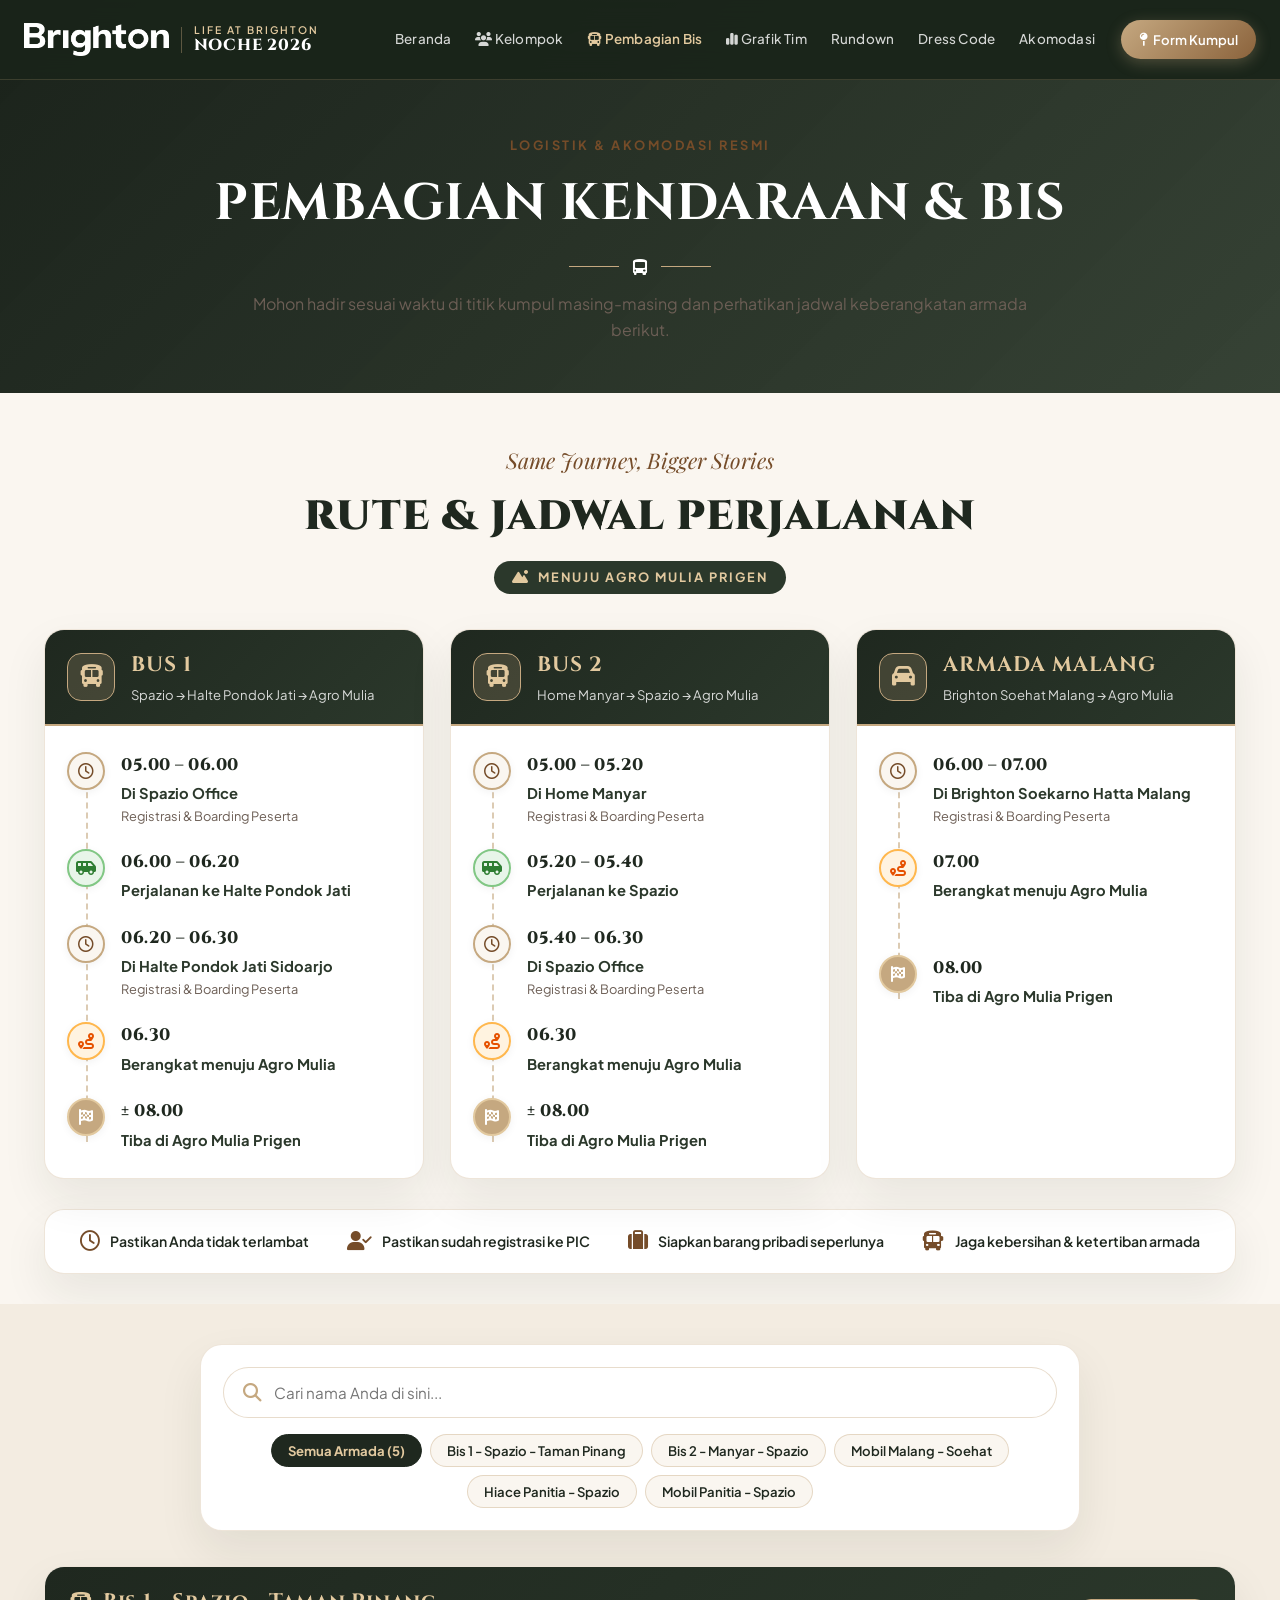
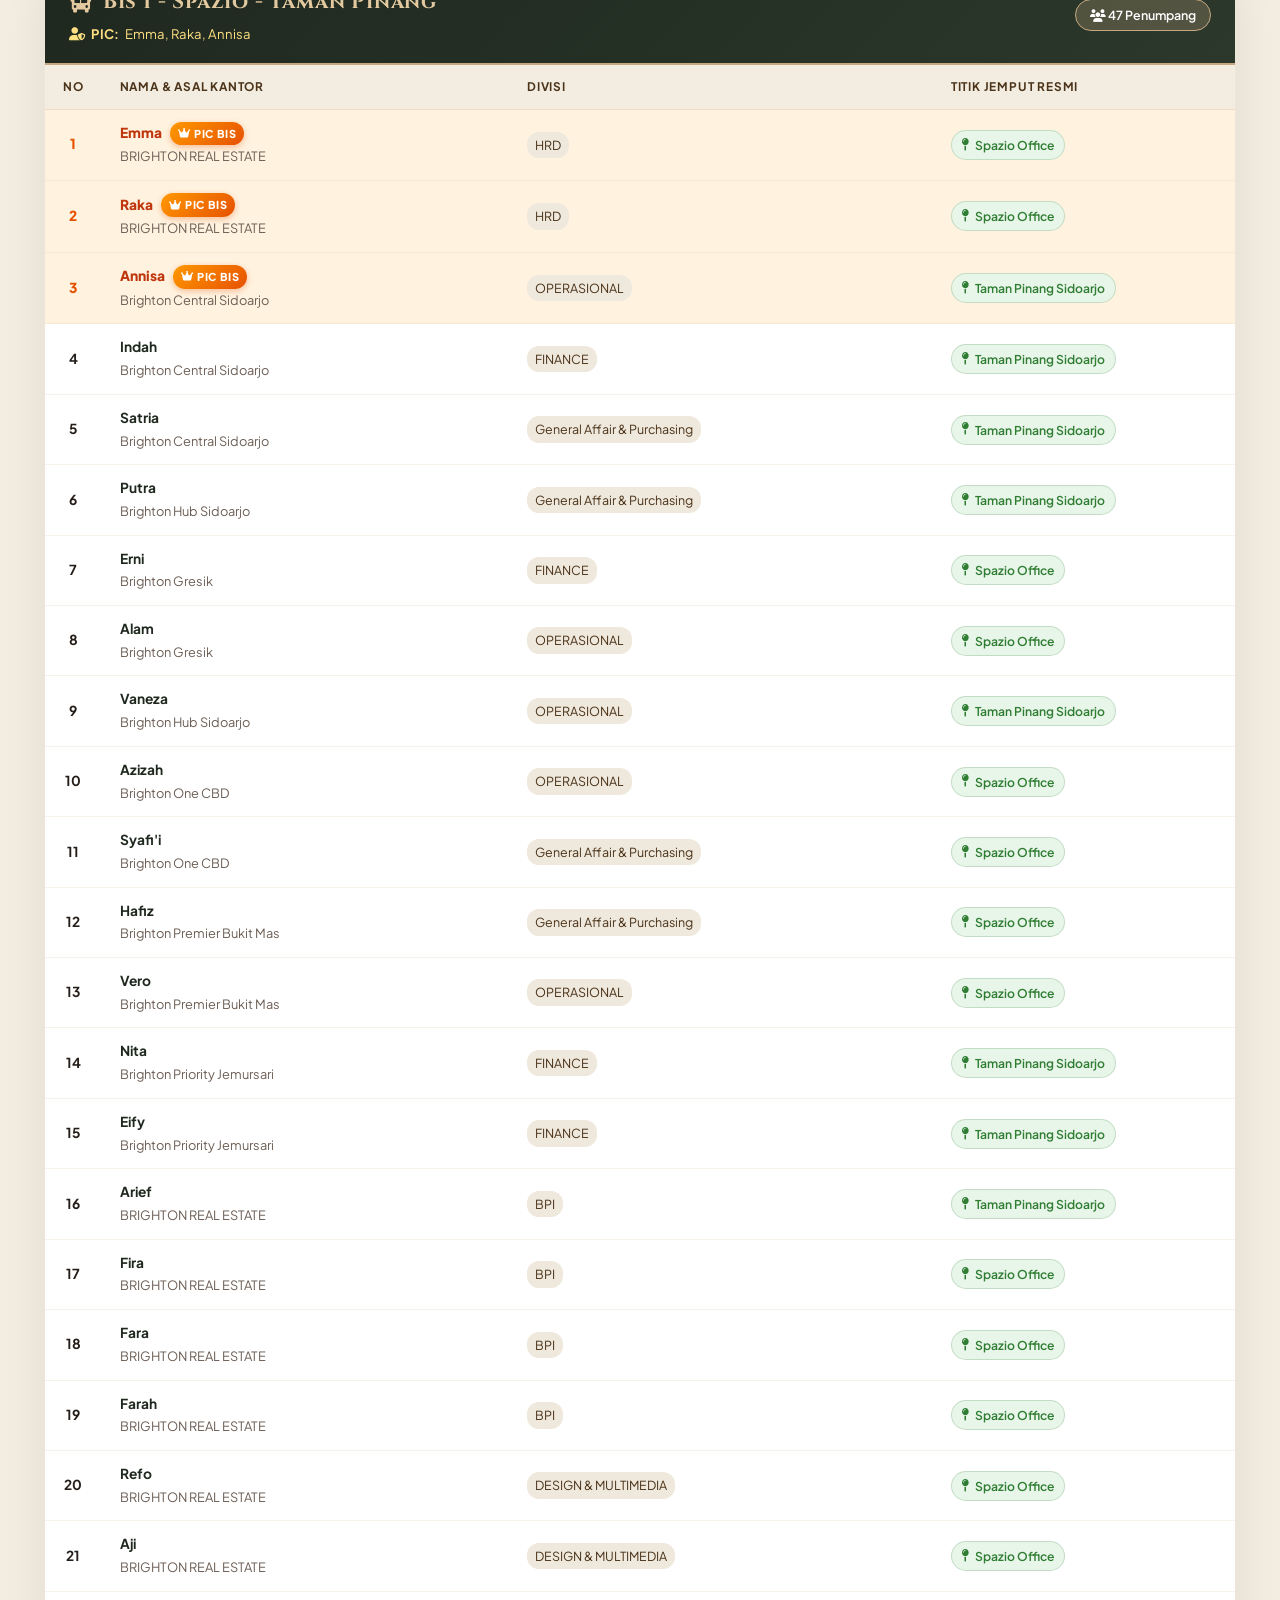
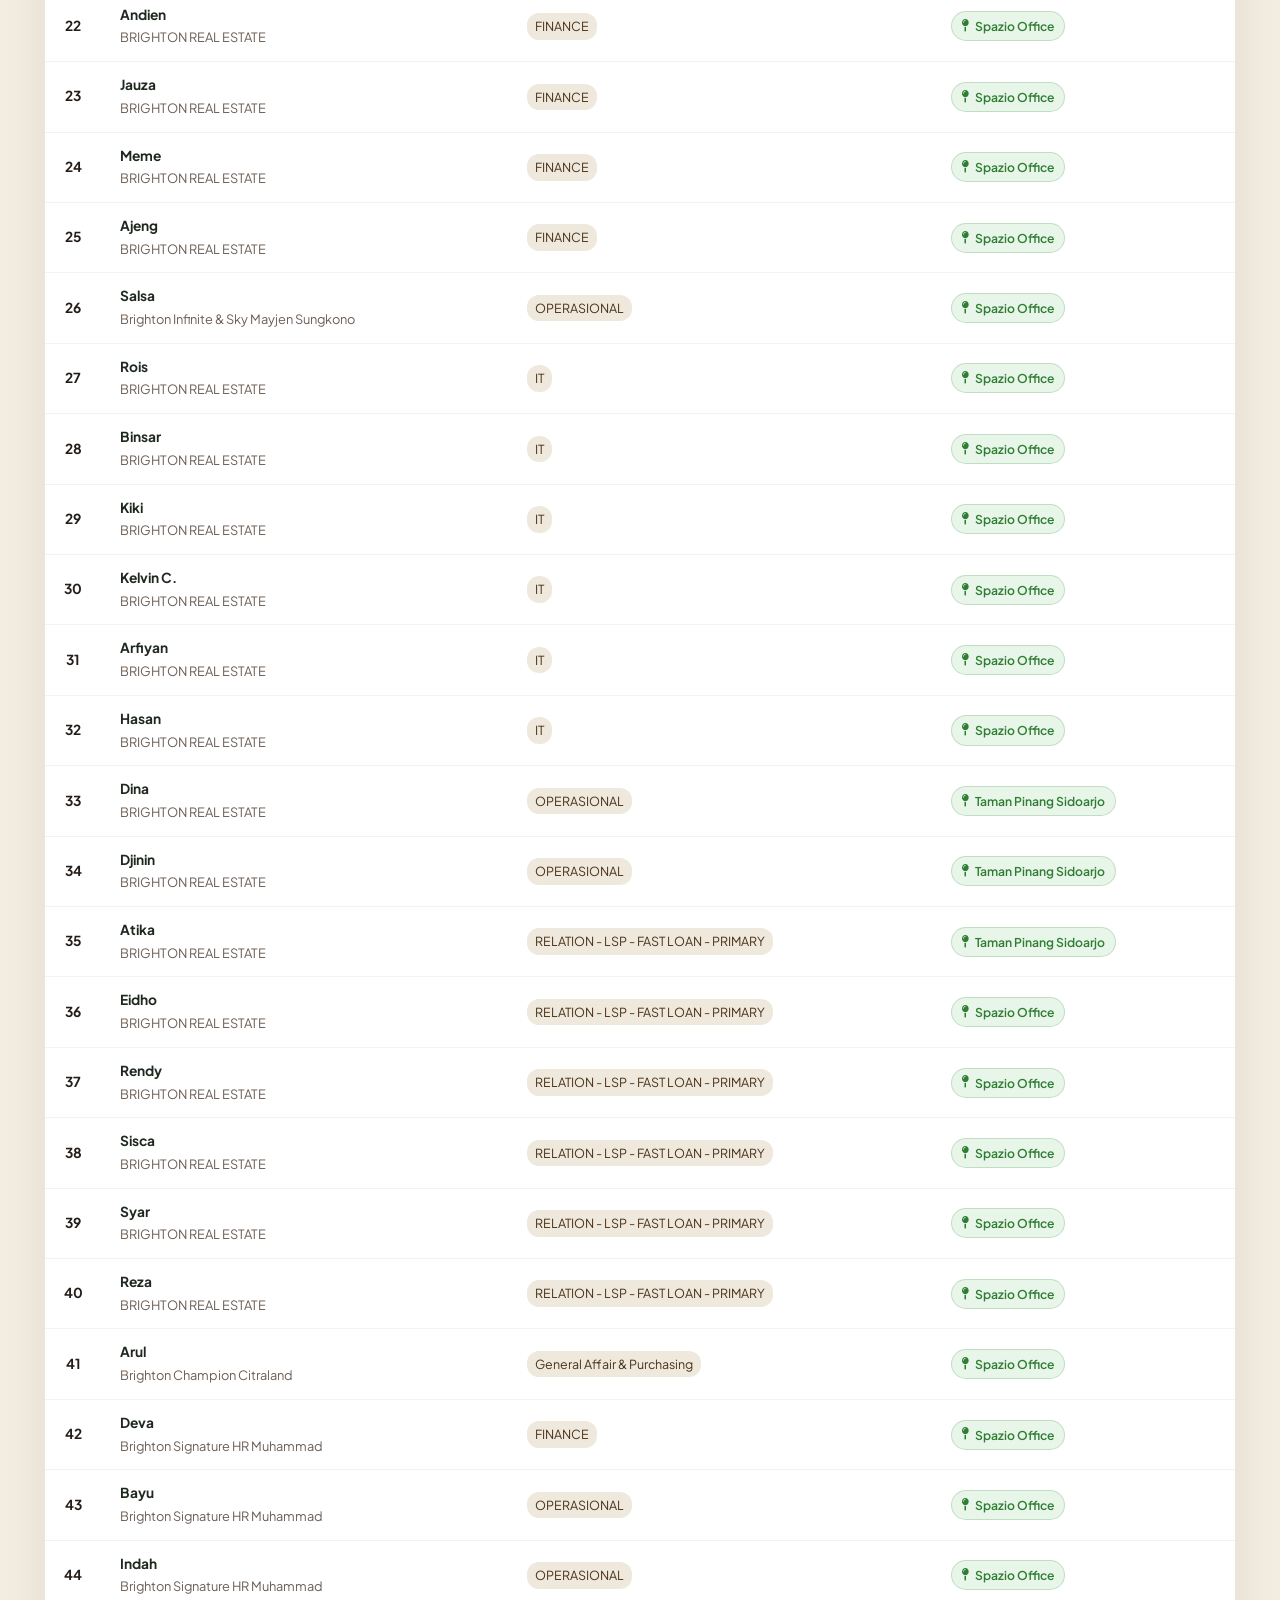
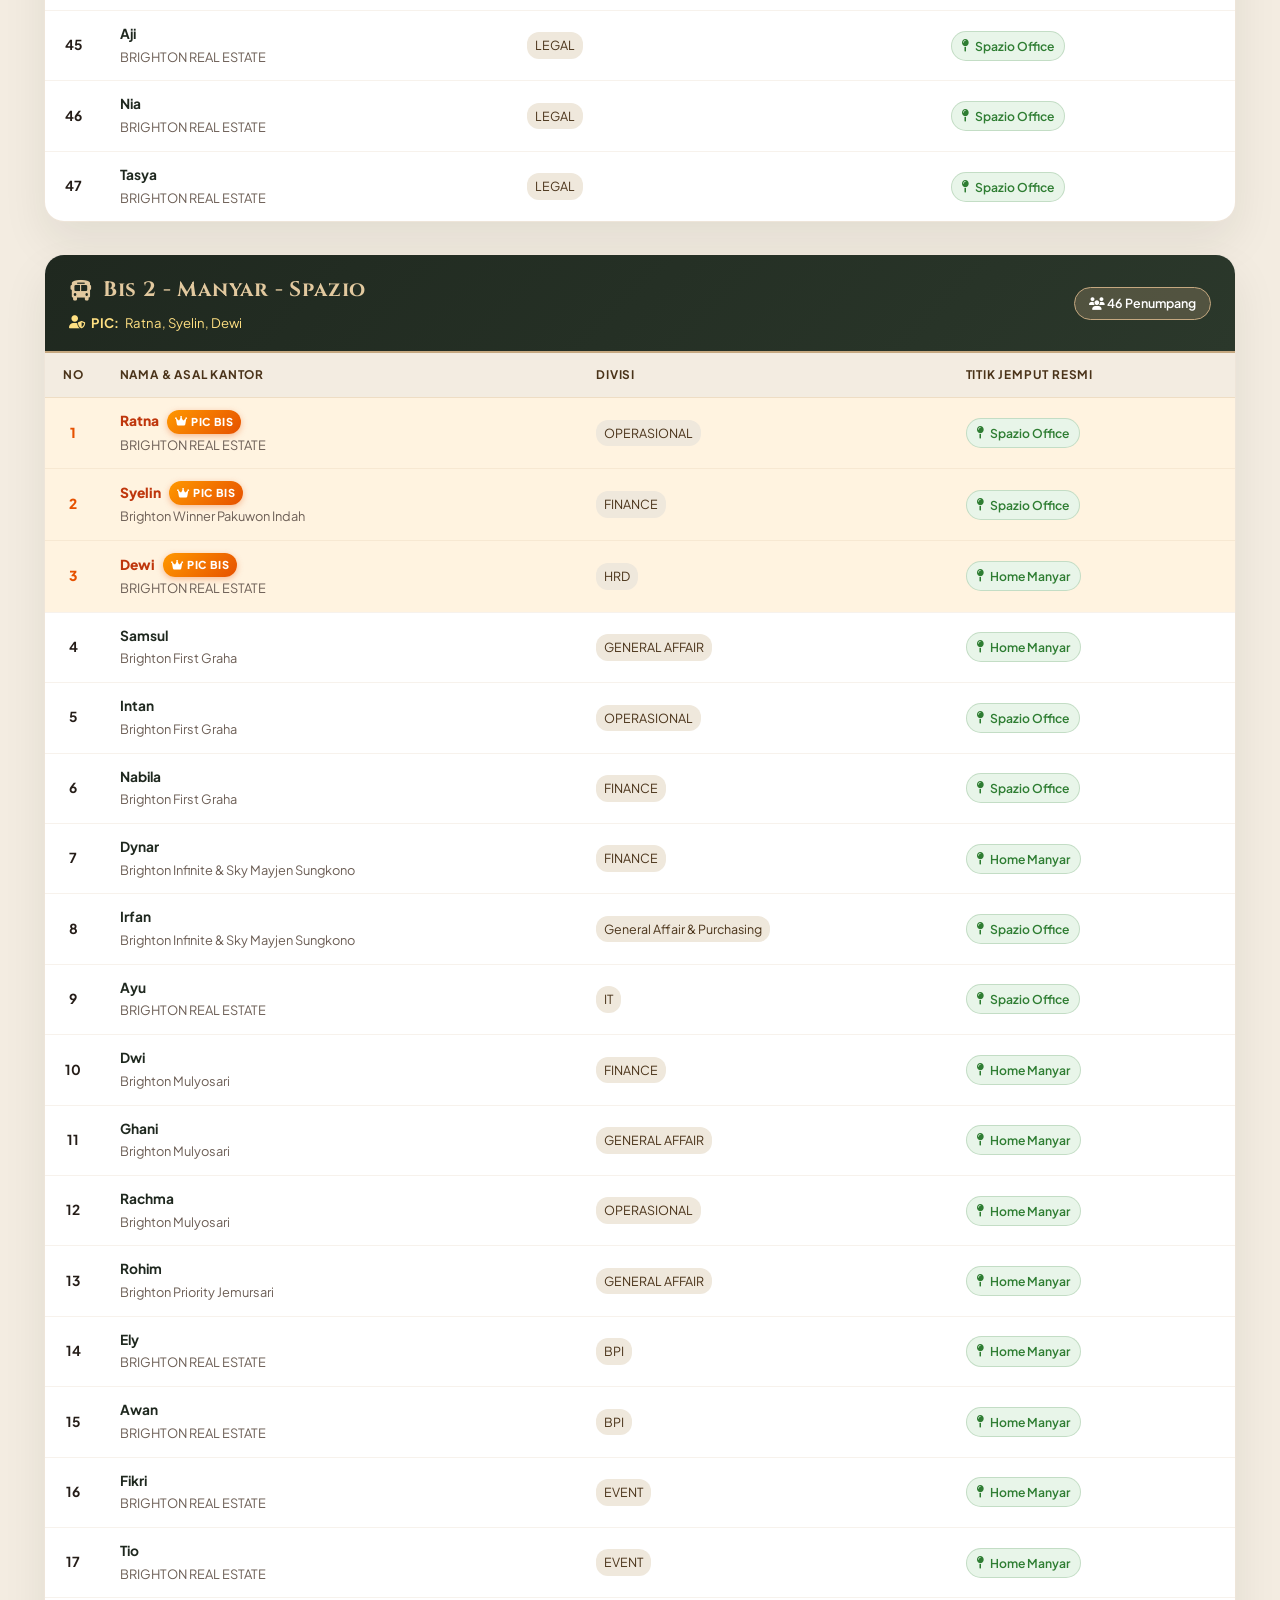
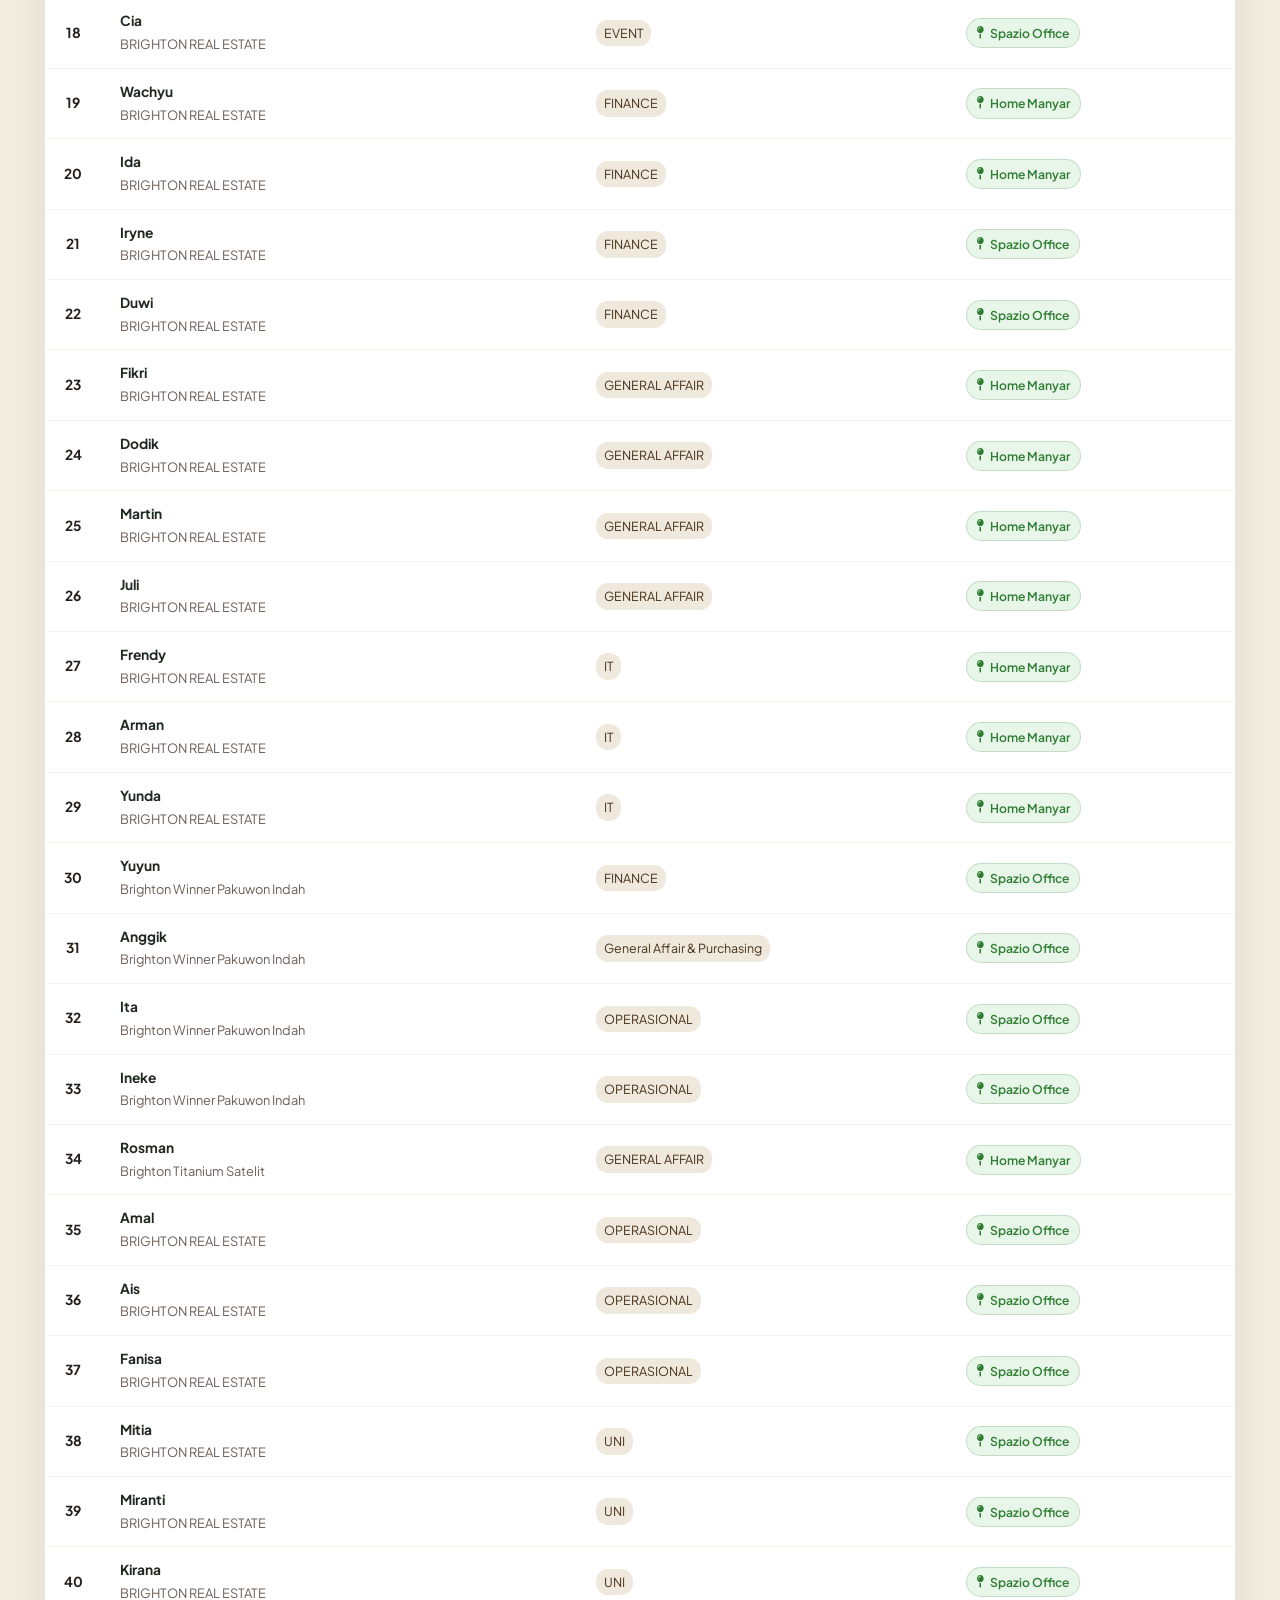
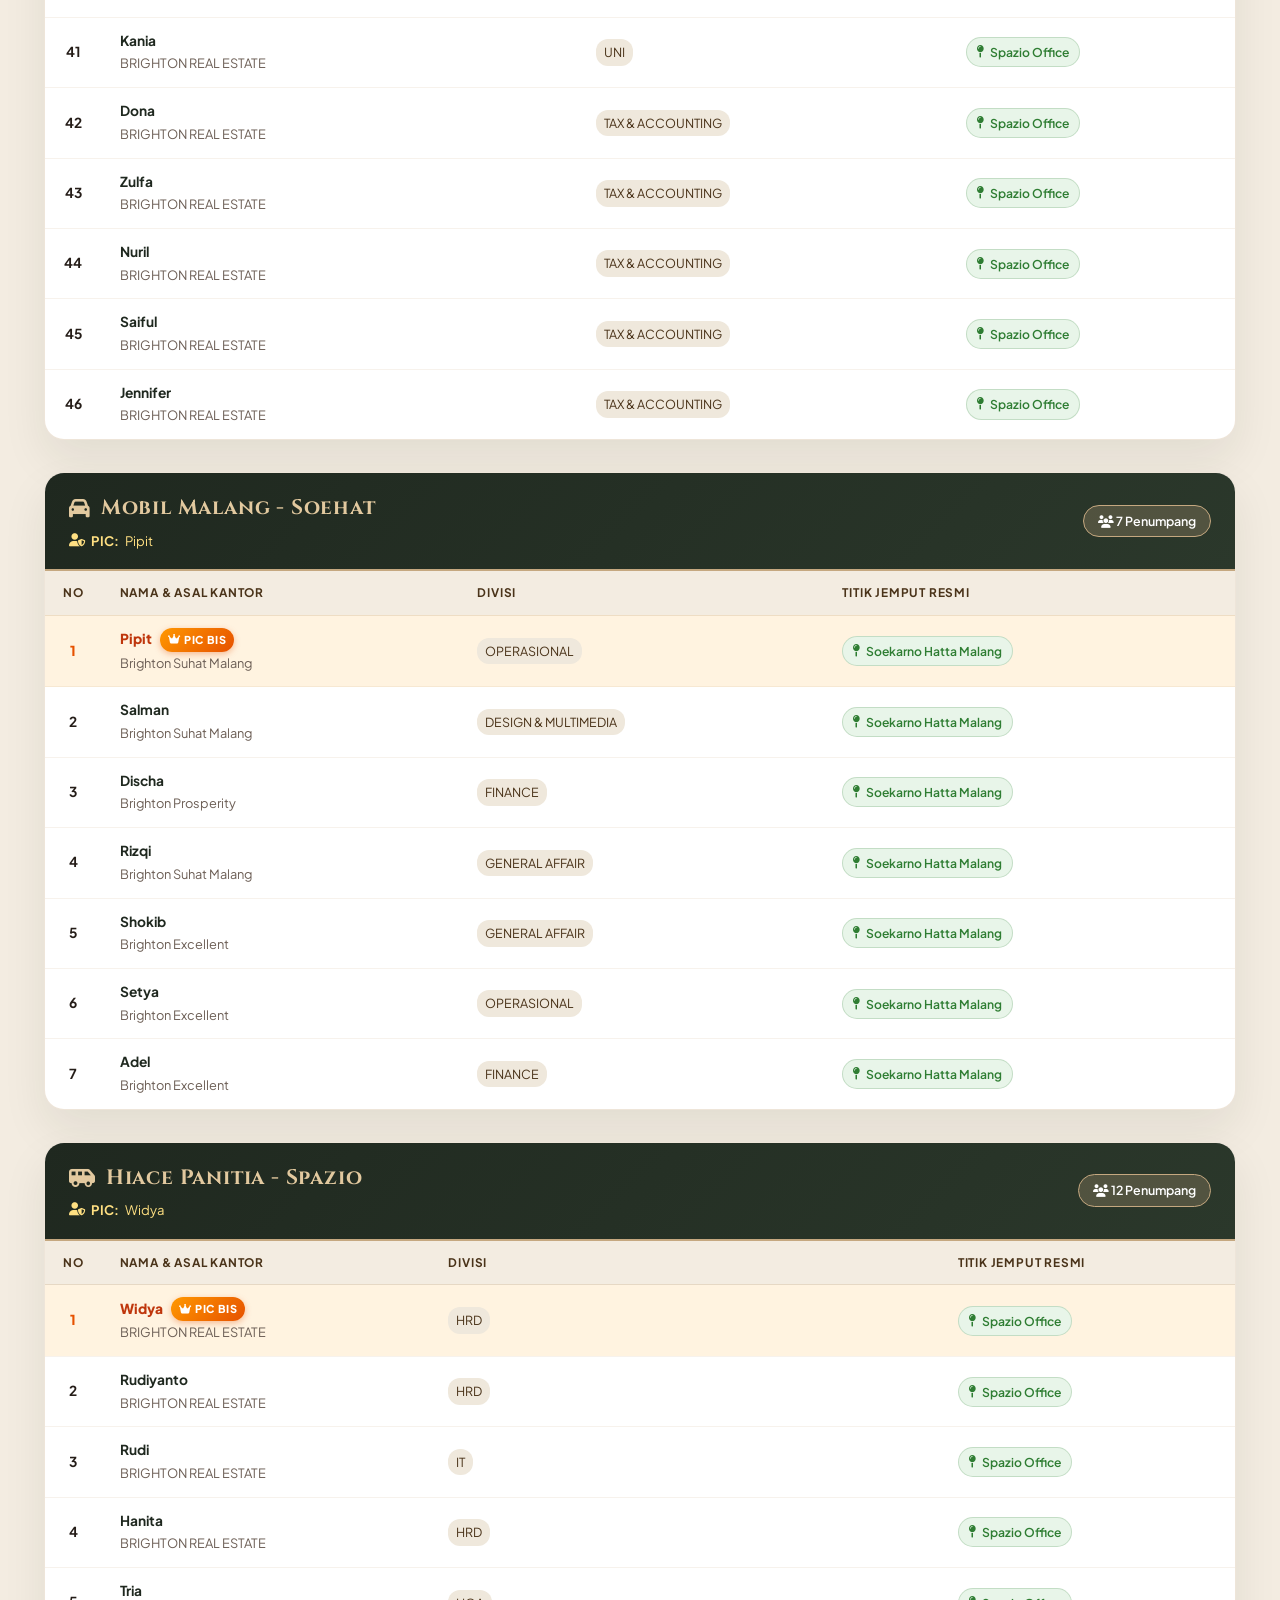
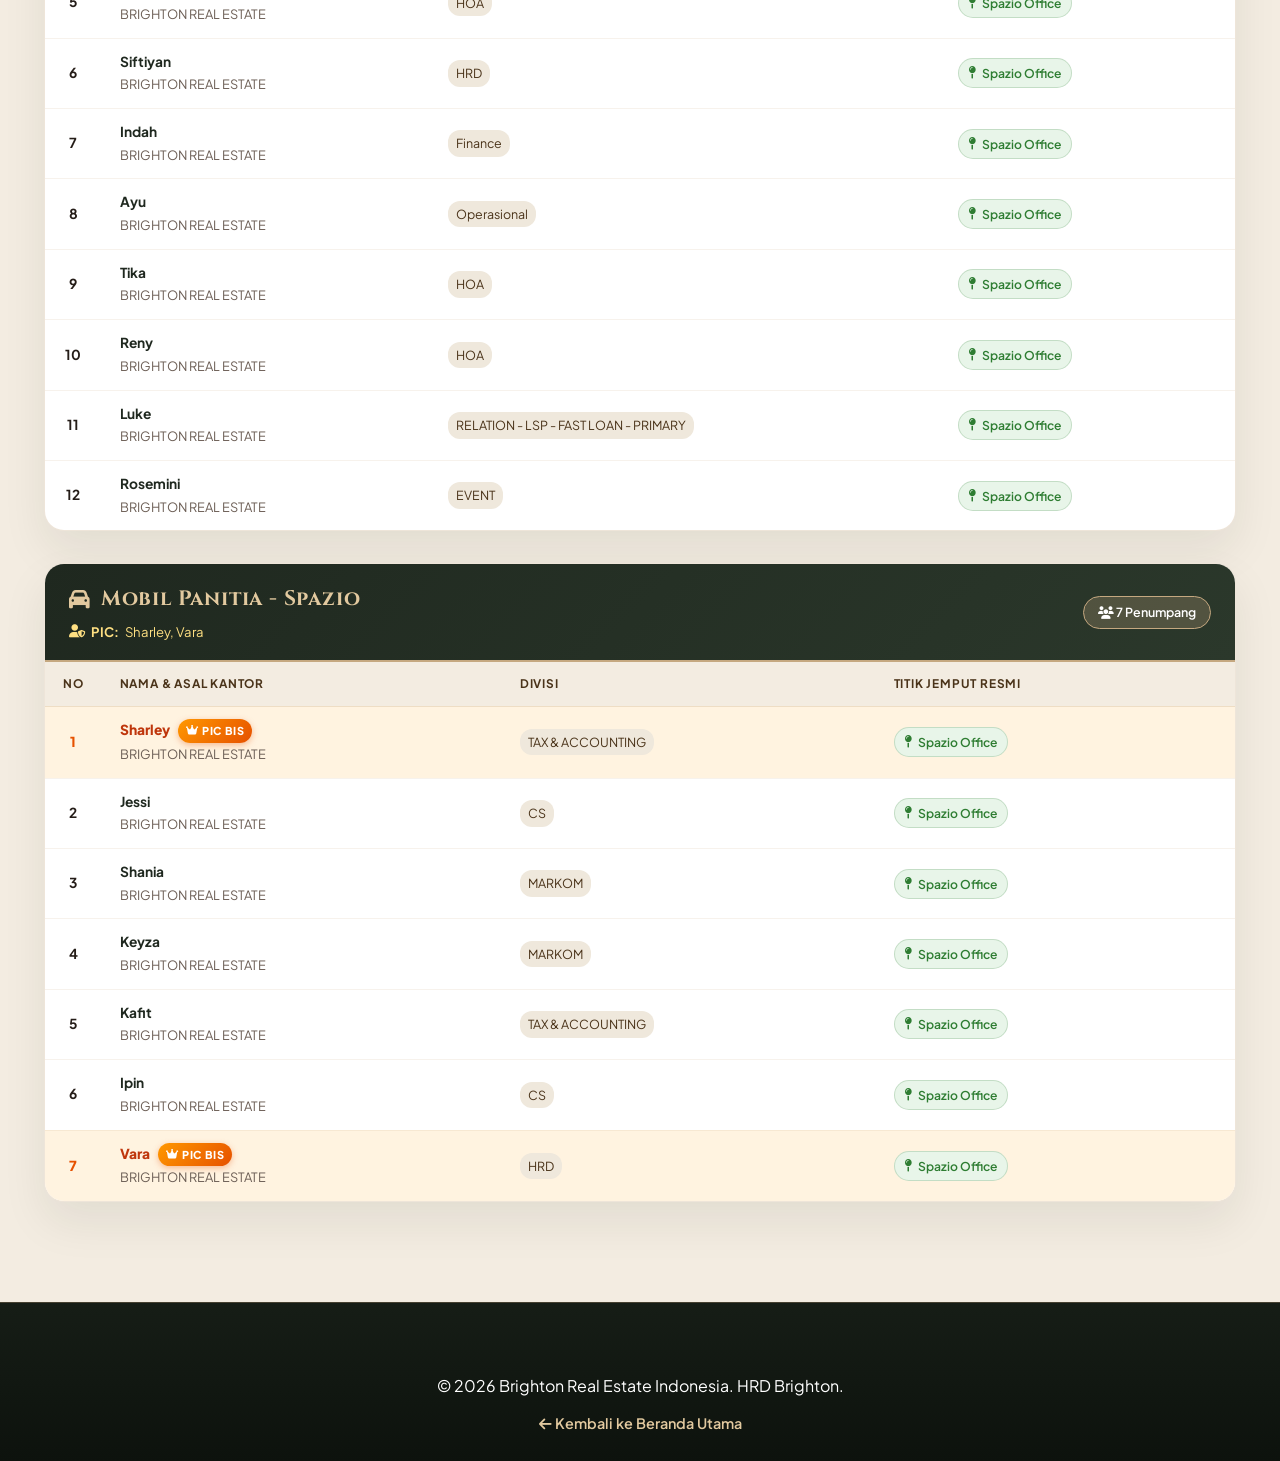
<file: bis.html>
<!DOCTYPE html>
<html lang="id">
<head>
    <meta charset="UTF-8">
    <meta name="viewport" content="width=device-width, initial-scale=1.0, maximum-scale=5.0">
    <title>Pembagian Bis & Transportasi - Life at Brighton Noche 2026</title>
    <link rel="stylesheet" href="style.css">
    <link rel="stylesheet" href="bis.css">
    
    <!-- Google Fonts & FontAwesome -->
    <link rel="preconnect" href="https://fonts.googleapis.com">
    <link rel="preconnect" href="https://fonts.gstatic.com" crossorigin>
    <link href="https://fonts.googleapis.com/css2?family=Cinzel:wght@600;700;800;900&family=Playfair+Display:ital,wght@0,600;1,400;1,600&family=Plus+Jakarta+Sans:wght@300;400;500;600;700&display=swap" rel="stylesheet">
    <link rel="stylesheet" href="https://cdnjs.cloudflare.com/ajax/libs/font-awesome/6.5.1/css/all.min.css">
</head>
<body>
    <!-- Navbar Header -->
    <header class="navbar" id="navbar">
        <div class="nav-container">
            <a href="index.html" class="brand-logo">
                <img src="images/logo-brighton.png" alt="Brighton Real Estate" class="brighton-nav-logo">
                <div class="brand-divider"></div>
                <div class="brand-text">
                    <span class="brand-sub">LIFE AT BRIGHTON</span>
                    <span class="brand-main">NOCHE 2026</span>
                </div>
            </a>
            
            <nav class="nav-links" id="navLinks">
                <a href="index.html#hero" class="nav-item">Beranda</a>
                <a href="kelompok.html" class="nav-item"><i class="fa-solid fa-users"></i> Kelompok</a>
                <a href="bis.html" class="nav-item active highlight-nav"><i class="fa-solid fa-bus"></i> Pembagian Bis</a>
                <a href="index.html#scoreboard" class="nav-item"><i class="fa-solid fa-chart-simple"></i> Grafik Tim</a>
                <a href="index.html#schedule" class="nav-item">Rundown</a>
                <a href="index.html#dresscode" class="nav-item">Dress Code</a>
                <a href="index.html#transport" class="nav-item">Akomodasi</a>
                <a href="https://docs.google.com/forms/d/e/1FAIpQLSfqkaD5r7u9-YHUNoKOg950dkIO7lkdUXhkT6hwPVRhgtVIwg/viewform" target="_blank" class="nav-cta-btn"><i class="fa-solid fa-map-pin"></i> Form Kumpul</a>
            </nav>

            <button class="mobile-toggle" id="mobileToggle" aria-label="Buka Menu Navigasi">
                <span></span>
                <span></span>
                <span></span>
            </button>
        </div>
    </header>

    <!-- Header & Hero Bis -->
    <section class="bis-page-header">
        <div class="container text-center">
            <span class="sec-subtitle">LOGISTIK & AKOMODASI RESMI</span>
            <h1 class="page-title">PEMBAGIAN KENDARAAN & BIS</h1>
            <div class="sec-decor-line"><span></span><i class="fa-solid fa-bus-simple"></i><span></span></div>
            <p class="sec-desc">Mohon hadir sesuai waktu di titik kumpul masing-masing dan perhatikan jadwal keberangkatan armada berikut.</p>
        </div>
    </section>

    <!-- SECTION: RUTE & JADWAL PENJEMPUTAN RESMI -->
    <section class="section-padding bg-cream" style="padding-top: 50px; padding-bottom: 30px;">
        <div class="container">
            <div class="route-header-wrap text-center">
                <span class="route-tagline">Same Journey, Bigger Stories</span>
                <h2 class="route-main-title">RUTE & JADWAL PERJALANAN</h2>
                <div class="route-sub-badge"><i class="fa-solid fa-mountain-sun"></i> MENUJU AGRO MULIA PRIGEN</div>
            </div>

            <!-- Grid 3 Rute Jadwal -->
            <div class="bus-schedule-grid">
                <!-- BUS 1 -->
                <div class="bus-sched-card">
                    <div class="bus-sched-top">
                        <div class="bus-sched-icon"><i class="fa-solid fa-bus"></i></div>
                        <div>
                            <h3>BUS 1</h3>
                            <p>Spazio &rarr; Halte Pondok Jati &rarr; Agro Mulia</p>
                        </div>
                    </div>
                    <div class="bus-timeline">
                        <div class="b-time-item">
                            <div class="b-time-badge"><i class="fa-regular fa-clock"></i></div>
                            <div class="b-time-desc">
                                <span class="b-hours">05.00 – 06.00</span>
                                <strong>Di Spazio Office</strong>
                                <small>Registrasi & Boarding Peserta</small>
                            </div>
                        </div>
                        <div class="b-time-item item-transit">
                            <div class="b-time-badge"><i class="fa-solid fa-van-shuttle"></i></div>
                            <div class="b-time-desc">
                                <span class="b-hours">06.00 – 06.20</span>
                                <strong>Perjalanan ke Halte Pondok Jati</strong>
                            </div>
                        </div>
                        <div class="b-time-item">
                            <div class="b-time-badge"><i class="fa-regular fa-clock"></i></div>
                            <div class="b-time-desc">
                                <span class="b-hours">06.20 – 06.30</span>
                                <strong>Di Halte Pondok Jati Sidoarjo</strong>
                                <small>Registrasi & Boarding Peserta</small>
                            </div>
                        </div>
                        <div class="b-time-item item-depart">
                            <div class="b-time-badge"><i class="fa-solid fa-route"></i></div>
                            <div class="b-time-desc">
                                <span class="b-hours">06.30</span>
                                <strong>Berangkat menuju Agro Mulia</strong>
                            </div>
                        </div>
                        <div class="b-time-item item-arrive">
                            <div class="b-time-badge"><i class="fa-solid fa-flag-checkered"></i></div>
                            <div class="b-time-desc">
                                <span class="b-hours">&plusmn; 08.00</span>
                                <strong>Tiba di Agro Mulia Prigen</strong>
                            </div>
                        </div>
                    </div>
                </div>

                <!-- BUS 2 -->
                <div class="bus-sched-card">
                    <div class="bus-sched-top">
                        <div class="bus-sched-icon"><i class="fa-solid fa-bus"></i></div>
                        <div>
                            <h3>BUS 2</h3>
                            <p>Home Manyar &rarr; Spazio &rarr; Agro Mulia</p>
                        </div>
                    </div>
                    <div class="bus-timeline">
                        <div class="b-time-item">
                            <div class="b-time-badge"><i class="fa-regular fa-clock"></i></div>
                            <div class="b-time-desc">
                                <span class="b-hours">05.00 – 05.20</span>
                                <strong>Di Home Manyar</strong>
                                <small>Registrasi & Boarding Peserta</small>
                            </div>
                        </div>
                        <div class="b-time-item item-transit">
                            <div class="b-time-badge"><i class="fa-solid fa-van-shuttle"></i></div>
                            <div class="b-time-desc">
                                <span class="b-hours">05.20 – 05.40</span>
                                <strong>Perjalanan ke Spazio</strong>
                            </div>
                        </div>
                        <div class="b-time-item">
                            <div class="b-time-badge"><i class="fa-regular fa-clock"></i></div>
                            <div class="b-time-desc">
                                <span class="b-hours">05.40 – 06.30</span>
                                <strong>Di Spazio Office</strong>
                                <small>Registrasi & Boarding Peserta</small>
                            </div>
                        </div>
                        <div class="b-time-item item-depart">
                            <div class="b-time-badge"><i class="fa-solid fa-route"></i></div>
                            <div class="b-time-desc">
                                <span class="b-hours">06.30</span>
                                <strong>Berangkat menuju Agro Mulia</strong>
                            </div>
                        </div>
                        <div class="b-time-item item-arrive">
                            <div class="b-time-badge"><i class="fa-solid fa-flag-checkered"></i></div>
                            <div class="b-time-desc">
                                <span class="b-hours">&plusmn; 08.00</span>
                                <strong>Tiba di Agro Mulia Prigen</strong>
                            </div>
                        </div>
                    </div>
                </div>

                <!-- MALANG -->
                <div class="bus-sched-card">
                    <div class="bus-sched-top">
                        <div class="bus-sched-icon"><i class="fa-solid fa-car"></i></div>
                        <div>
                            <h3>ARMADA MALANG</h3>
                            <p>Brighton Soehat Malang &rarr; Agro Mulia</p>
                        </div>
                    </div>
                    <div class="bus-timeline">
                        <div class="b-time-item">
                            <div class="b-time-badge"><i class="fa-regular fa-clock"></i></div>
                            <div class="b-time-desc">
                                <span class="b-hours">06.00 – 07.00</span>
                                <strong>Di Brighton Soekarno Hatta Malang</strong>
                                <small>Registrasi & Boarding Peserta</small>
                            </div>
                        </div>
                        <div class="b-time-item item-depart">
                            <div class="b-time-badge"><i class="fa-solid fa-route"></i></div>
                            <div class="b-time-desc">
                                <span class="b-hours">07.00</span>
                                <strong>Berangkat menuju Agro Mulia</strong>
                            </div>
                        </div>
                        <div class="b-time-item item-arrive" style="margin-top: 30px;">
                            <div class="b-time-badge"><i class="fa-solid fa-flag-checkered"></i></div>
                            <div class="b-time-desc">
                                <span class="b-hours">08.00</span>
                                <strong>Tiba di Agro Mulia Prigen</strong>
                            </div>
                        </div>
                    </div>
                </div>
            </div>

            <!-- Notes Banner / Protokol Perjalanan -->
            <div class="trip-notes-banner">
                <div class="trip-note-item">
                    <i class="fa-regular fa-clock"></i>
                    <span>Pastikan Anda tidak terlambat</span>
                </div>
                <div class="trip-note-item">
                    <i class="fa-solid fa-user-check"></i>
                    <span>Pastikan sudah registrasi ke PIC</span>
                </div>
                <div class="trip-note-item">
                    <i class="fa-solid fa-suitcase"></i>
                    <span>Siapkan barang pribadi seperlunya</span>
                </div>
                <div class="trip-note-item">
                    <i class="fa-solid fa-bus"></i>
                    <span>Jaga kebersihan & ketertiban armada</span>
                </div>
            </div>
        </div>
    </section>

    <!-- Section Search & Filter Penumpang -->
    <section class="section-padding bg-soft-gold" style="padding-top: 40px;">
        <div class="container">
            <div class="search-filter-card">
                <div class="search-input-wrap">
                    <i class="fa-solid fa-magnifying-glass"></i>
                    <input type="text" id="busSearchInput" placeholder="Cari nama Anda di sini..." autocomplete="off">
                </div>
<div class="filter-pills" id="vehicleFilterPills">
    <button class="filter-pill active" data-vehicle="ALL">Semua Armada (5)</button>
</div>
            </div>

            <div class="vehicles-cards-grid" id="vehiclesContainer" style="margin-top: 35px;">
                <!-- Rendered dynamically by bis.js -->
            </div>
        </div>
    </section>

    <!-- Footer -->
    <footer class="luxury-footer">
        <div class="container text-center">
            <p>&copy; 2026 Brighton Real Estate Indonesia. HRD Brighton.</p>
            <p style="margin-top: 10px;">
                <a href="index.html" class="back-link"><i class="fa-solid fa-arrow-left"></i> Kembali ke Beranda Utama</a>
            </p>
        </div>
    </footer>

    <script src="bis.js"></script>
</body>
</html>
</file>
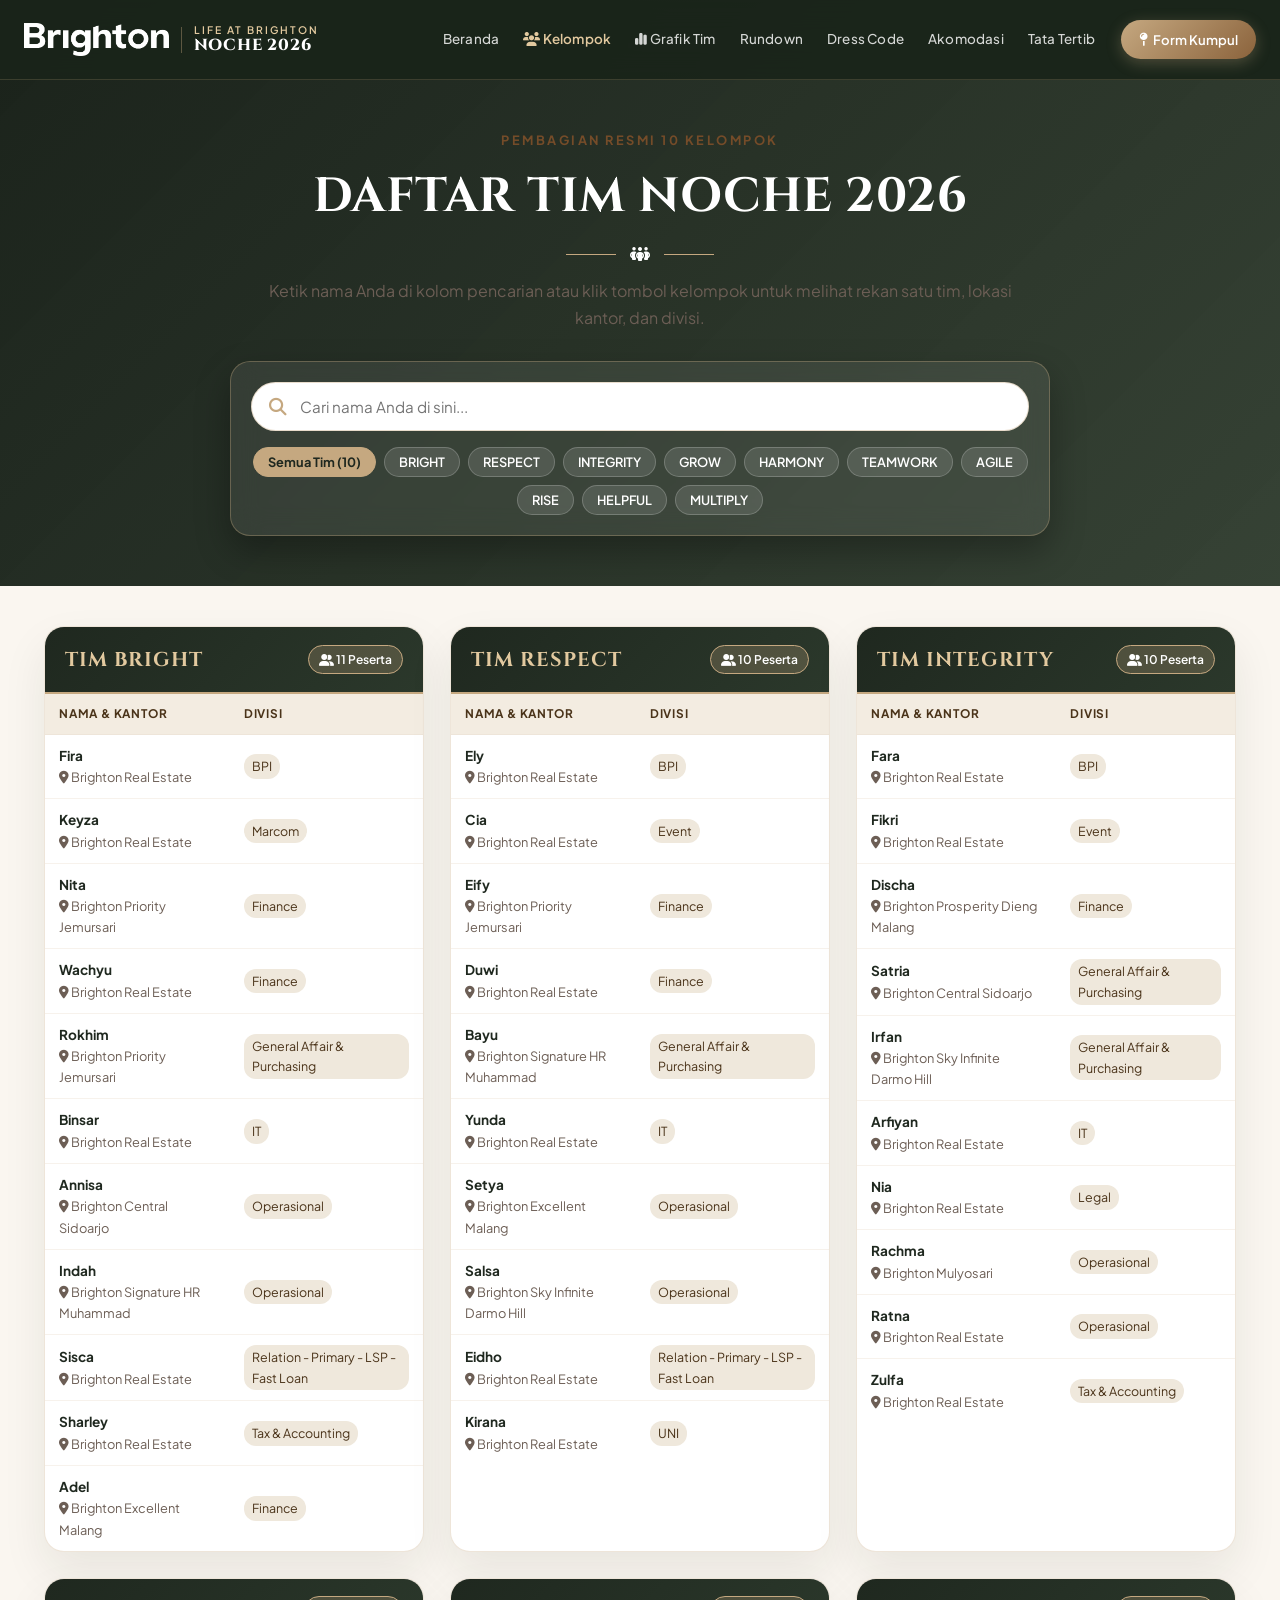
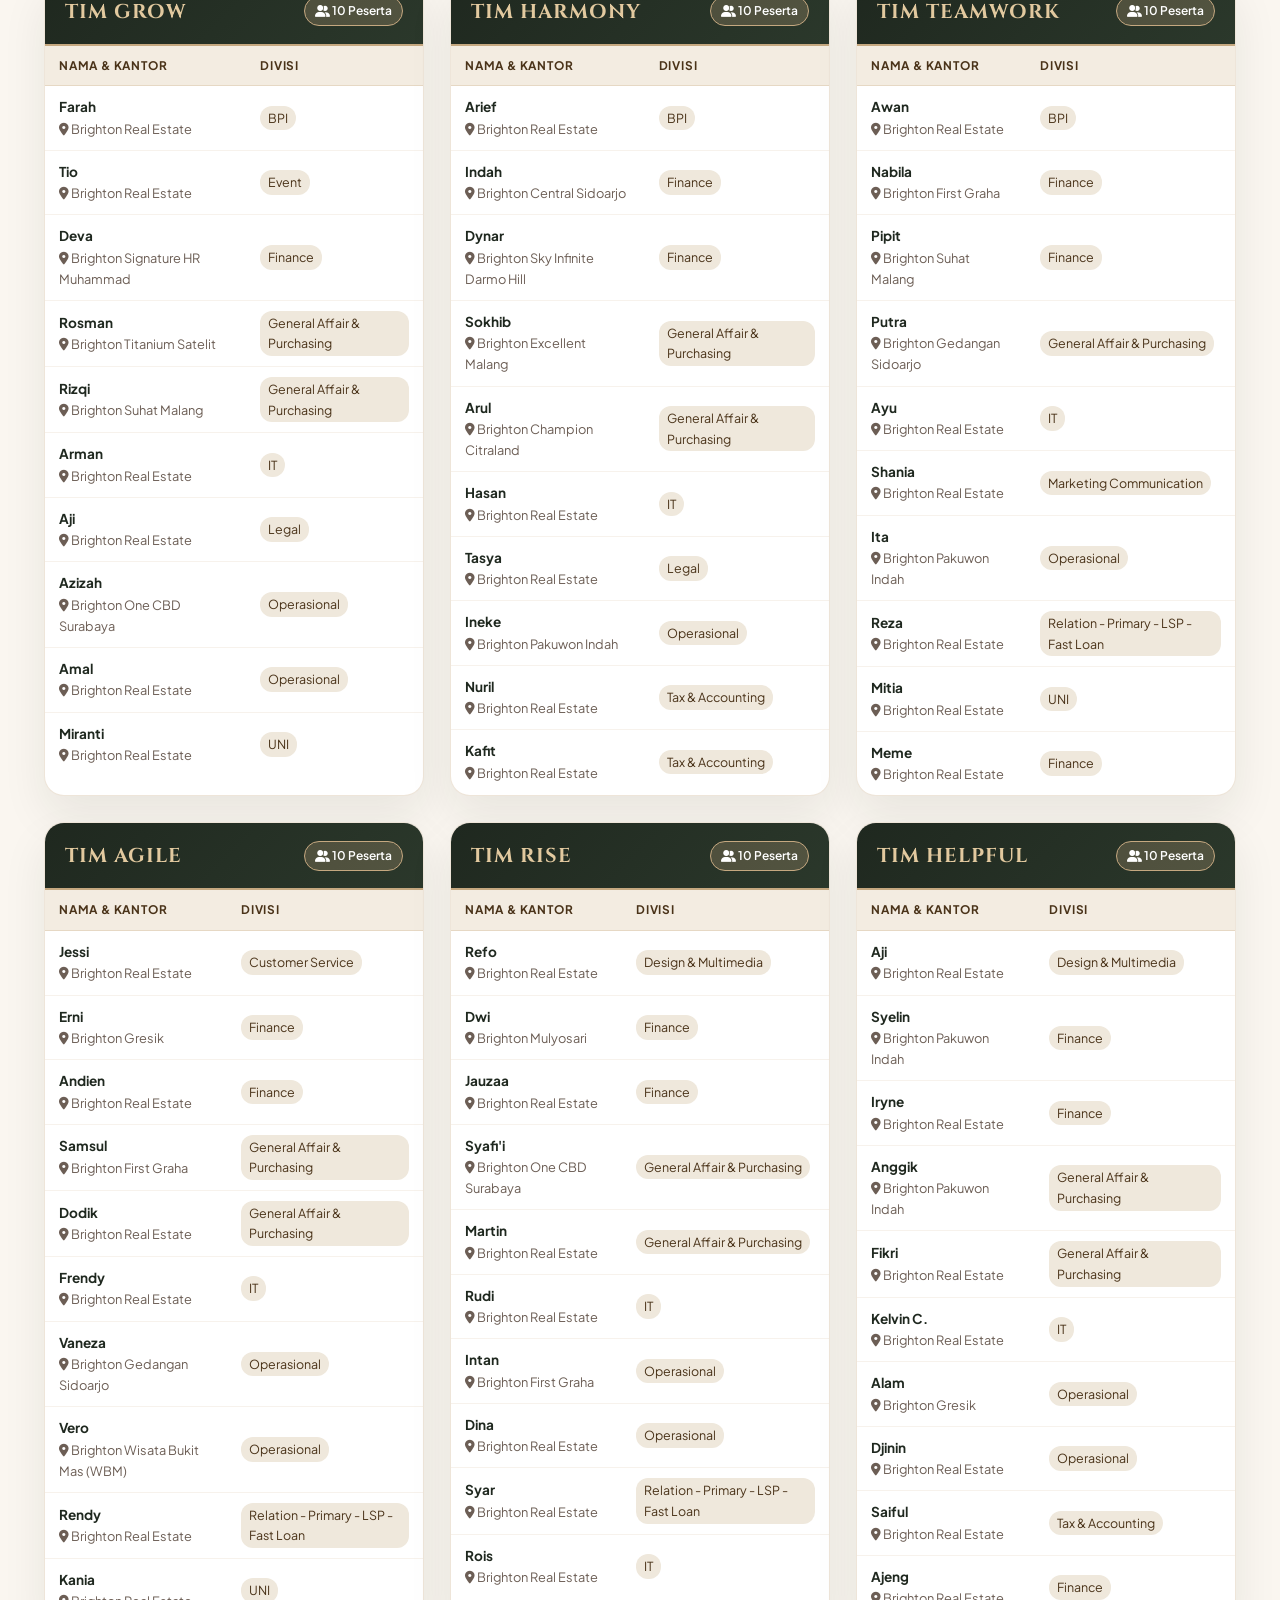
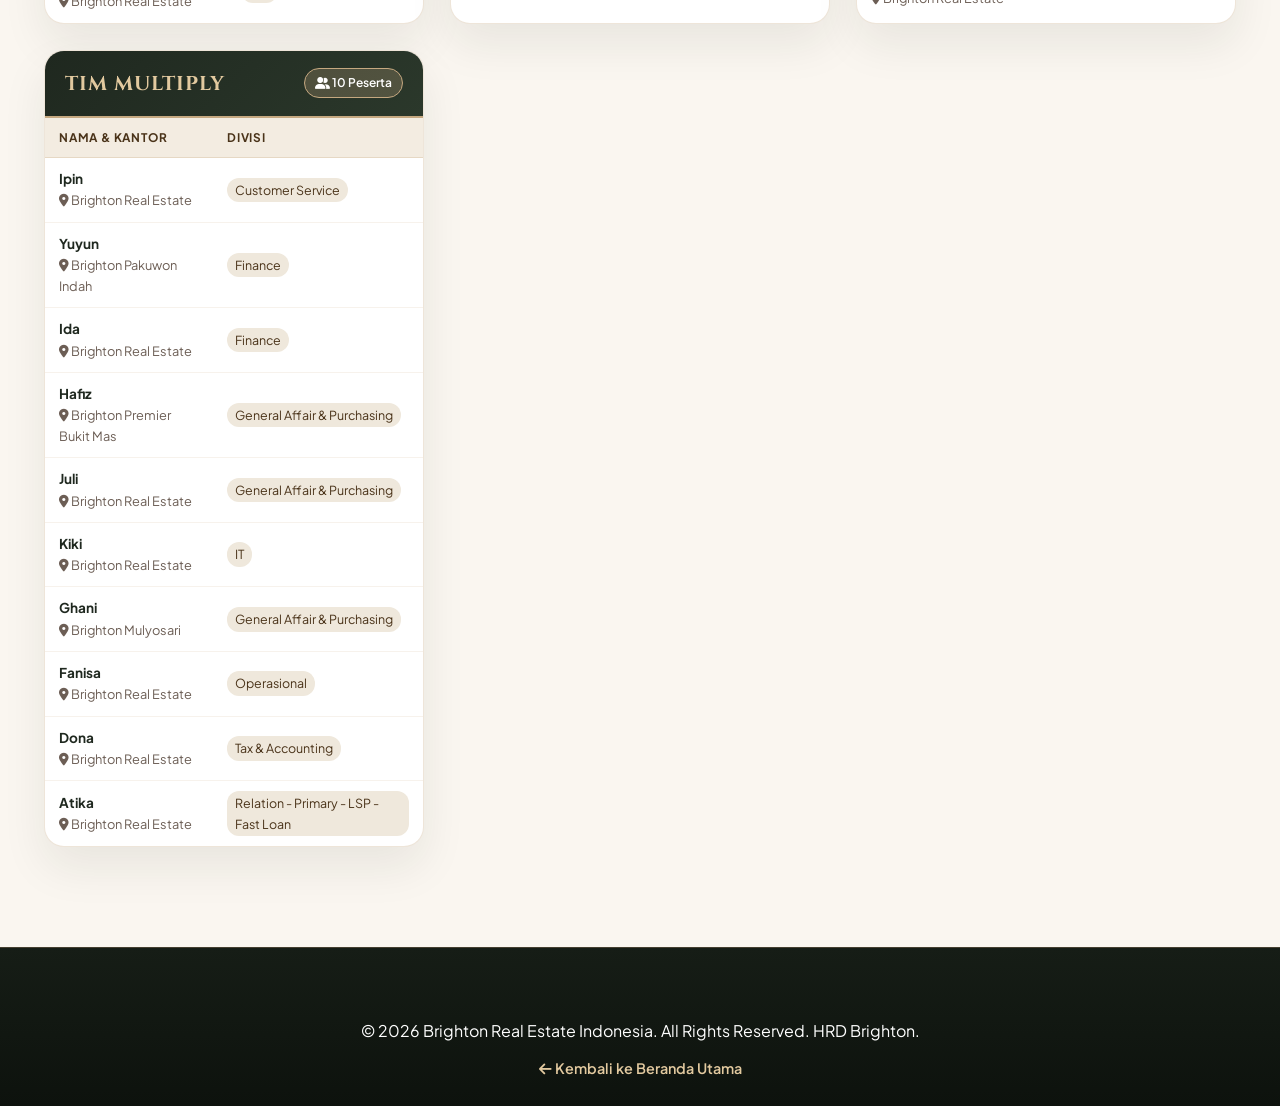
<file: kelompok.html>
<!DOCTYPE html>
<html lang="id">
<head>
    <meta charset="UTF-8">
    <meta name="viewport" content="width=device-width, initial-scale=1.0, maximum-scale=5.0">
    <title>Daftar Kelompok - Life at Brighton Noche 2026</title>
    <link rel="stylesheet" href="style.css">
    <link rel="stylesheet" href="kelompok.css">
    
    <!-- Google Fonts & FontAwesome -->
    <link rel="preconnect" href="https://fonts.googleapis.com">
    <link rel="preconnect" href="https://fonts.gstatic.com" crossorigin>
    <link href="https://fonts.googleapis.com/css2?family=Cinzel:wght@600;700;800;900&family=Plus+Jakarta+Sans:wght@300;400;500;600;700&display=swap" rel="stylesheet">
    <link rel="stylesheet" href="https://cdnjs.cloudflare.com/ajax/libs/font-awesome/6.5.1/css/all.min.css">
</head>
<body>
    <!-- Navbar Header -->
    <header class="navbar" id="navbar">
        <div class="nav-container">
            <a href="index.html" class="brand-logo">
                <img src="images/logo-brighton.png" alt="Brighton Real Estate" class="brighton-nav-logo">
                <div class="brand-divider"></div>
                <div class="brand-text">
                    <span class="brand-sub">LIFE AT BRIGHTON</span>
                    <span class="brand-main">NOCHE 2026</span>
                </div>
            </a>
            
            <nav class="nav-links" id="navLinks">
                <a href="index.html#hero" class="nav-item">Beranda</a>
                <a href="kelompok.html" class="nav-item active highlight-nav"><i class="fa-solid fa-users"></i> Kelompok</a>
                <a href="index.html#scoreboard" class="nav-item"><i class="fa-solid fa-chart-simple"></i> Grafik Tim</a>
                <a href="index.html#schedule" class="nav-item">Rundown</a>
                <a href="index.html#dresscode" class="nav-item">Dress Code</a>
                <a href="index.html#transport" class="nav-item">Akomodasi</a>
                <a href="index.html#rules" class="nav-item">Tata Tertib</a>
                <a href="https://docs.google.com/forms/d/e/1FAIpQLSfqkaD5r7u9-YHUNoKOg950dkIO7lkdUXhkT6hwPVRhgtVIwg/viewform" target="_blank" class="nav-cta-btn"><i class="fa-solid fa-map-pin"></i> Form Kumpul</a>
            </nav>

            <button class="mobile-toggle" id="mobileToggle" aria-label="Buka Menu Navigasi">
                <span></span>
                <span></span>
                <span></span>
            </button>
        </div>
    </header>

    <!-- Header & Search Section -->
    <section class="teams-page-header">
        <div class="container text-center">
            <span class="sec-subtitle">PEMBAGIAN RESMI 10 KELOMPOK</span>
            <h1 class="page-title">DAFTAR TIM NOCHE 2026</h1>
            <div class="sec-decor-line"><span></span><i class="fa-solid fa-people-group"></i><span></span></div>
            <p class="sec-desc">Ketik nama Anda di kolom pencarian atau klik tombol kelompok untuk melihat rekan satu tim, lokasi kantor, dan divisi.</p>
            
            <div class="search-filter-card">
                <div class="search-input-wrap">
                    <i class="fa-solid fa-magnifying-glass"></i>
                    <input type="text" id="memberSearch" placeholder="Cari nama Anda di sini..." autocomplete="off">
                </div>
                <div class="filter-pills" id="teamFilterPills">
                    <button class="filter-pill active" data-team="ALL">Semua Tim (10)</button>
                </div>
            </div>
        </div>
    </section>

    <!-- Cards Grid -->
    <main class="section-padding bg-cream" style="padding-top: 40px;">
        <div class="container">
            <div class="teams-cards-grid" id="teamsListContainer">
                <!-- Rendered by kelompok.js -->
            </div>
        </div>
    </main>

    <!-- Footer -->
    <footer class="luxury-footer">
        <div class="container text-center">
            <p>&copy; 2026 Brighton Real Estate Indonesia. All Rights Reserved. HRD Brighton.</p>
            <p style="margin-top: 10px;">
                <a href="index.html" class="back-link"><i class="fa-solid fa-arrow-left"></i> Kembali ke Beranda Utama</a>
            </p>
        </div>
    </footer>

    <script src="kelompok.js"></script>
</body>
</html>
</file>
<file: style.css>
/* 
  ==============================================================
  LIFE AT BRIGHTON - NOCHE DE PREMIOS 2026
  Clean & Perfectly Balanced Layout (Mobile-First Responsive)
  ==============================================================
*/

:root {
    --primary-deep: #1F281F;
    --primary-forest: #2B382B;
    --accent-gold: #C5A880;
    --gold-bright: #E2C99F;
    --earth-warm: #754C29;
    --earth-dark: #4A3319;
    --bg-cream: #FAF6F0;
    --bg-soft-gold: #F3ECE1;
    --bg-card: #FFFFFF;
    --text-primary: #251D18;
    --text-muted: #6C5E55;
    --border-light: rgba(197, 168, 128, 0.3);
    --shadow-luxury: 0 20px 45px rgba(31, 40, 31, 0.08);
    --shadow-glow: 0 10px 30px rgba(197, 168, 128, 0.25);
    --transition: all 0.35s cubic-bezier(0.16, 1, 0.3, 1);
}

* {
    margin: 0;
    padding: 0;
    box-sizing: border-box;
    -webkit-tap-highlight-color: transparent;
}

html {
    scroll-behavior: smooth;
    font-size: 16px;
}

body {
    font-family: 'Plus Jakarta Sans', sans-serif;
    background-color: var(--bg-cream);
    color: var(--text-primary);
    line-height: 1.65;
    overflow-x: hidden;
    width: 100%;
}

body.menu-open {
    overflow: hidden;
}

h1, h2, h3, h4 {
    font-family: 'Cinzel', serif;
    letter-spacing: 0.5px;
}

.container {
    max-width: 1240px;
    margin: 0 auto;
    padding: 0 24px;
    width: 100%;
}

.section-padding {
    padding: 100px 0;
    position: relative;
    z-index: 10;
}

.text-center { text-align: center; }
.bg-cream { background-color: var(--bg-cream); }
.bg-soft-gold { background-color: var(--bg-soft-gold); }

/* Spacing Helpers */
.spacing-desc {
    margin-bottom: 35px !important;
}

.spacing-desc-lg {
    margin-bottom: 40px !important;
}

/* -------------------------------------------------------------
   NAVBAR: DESKTOP & MOBILE DRAWER
   ------------------------------------------------------------- */
.navbar {
    position: fixed;
    top: 0;
    left: 0;
    width: 100%;
    height: 80px;
    z-index: 1000;
    display: flex;
    align-items: center;
    background: rgba(26, 36, 26, 0.92);
    backdrop-filter: blur(14px);
    -webkit-backdrop-filter: blur(14px);
    transition: var(--transition);
    border-bottom: 1px solid rgba(197, 168, 128, 0.2);
}

.navbar.scrolled {
    background: rgba(22, 30, 22, 0.98);
    height: 70px;
    box-shadow: 0 8px 30px rgba(0,0,0,0.25);
    border-bottom: 1px solid rgba(197, 168, 128, 0.35);
}

.nav-container {
    max-width: 1360px;
    width: 100%;
    margin: 0 auto;
    padding: 0 24px;
    display: flex;
    justify-content: space-between;
    align-items: center;
}

.brand-logo {
    text-decoration: none;
    display: flex;
    align-items: center;
    gap: 12px;
    flex-shrink: 0;
}

.brighton-nav-logo {
    height: 34px;
    width: auto;
    object-fit: contain;
    filter: brightness(0) invert(1);
    transition: var(--transition);
}

.brand-divider {
    width: 1px;
    height: 26px;
    background: rgba(197, 168, 128, 0.4);
}

.brand-text {
    display: flex;
    flex-direction: column;
}

.brand-sub {
    font-size: 0.65rem;
    letter-spacing: 2px;
    color: var(--gold-bright);
    font-weight: 600;
    line-height: 1.1;
}

.brand-main {
    font-family: 'Cinzel', serif;
    font-weight: 800;
    font-size: 1rem;
    color: #FFFFFF;
    letter-spacing: 0.8px;
    line-height: 1.2;
}

.nav-links {
    display: flex;
    align-items: center;
    gap: 16px;
}

.nav-item {
    color: rgba(255, 255, 255, 0.82);
    text-decoration: none;
    font-size: 0.84rem;
    font-weight: 500;
    letter-spacing: 0.2px;
    transition: var(--transition);
    padding: 6px 4px;
    white-space: nowrap;
}

.nav-item:hover, .nav-item.active {
    color: var(--gold-bright);
}

.highlight-nav {
    color: #FFAAA6;
    font-weight: 600;
}

.nav-cta-btn {
    background: linear-gradient(135deg, var(--accent-gold), #8B633C);
    color: #FFFFFF;
    text-decoration: none;
    padding: 9px 18px;
    border-radius: 30px;
    font-weight: 600;
    font-size: 0.82rem;
    transition: var(--transition);
    box-shadow: 0 4px 15px rgba(197, 168, 128, 0.3);
    white-space: nowrap;
    margin-left: 6px;
    display: inline-flex;
    align-items: center;
    gap: 6px;
}

.nav-cta-btn:hover {
    transform: translateY(-2px);
    box-shadow: 0 6px 20px rgba(197, 168, 128, 0.5);
    color: #FFFFFF;
}

/* Mobile Hamburger Toggle */
.mobile-toggle {
    display: none;
    background: transparent;
    border: none;
    outline: none;
    cursor: pointer;
    padding: 8px;
    flex-direction: column;
    gap: 5px;
    z-index: 1001;
}

.mobile-toggle span {
    display: block;
    width: 25px;
    height: 2.5px;
    background: #FFFFFF;
    border-radius: 2px;
    transition: var(--transition);
}

.mobile-toggle.active span:nth-child(1) {
    transform: translateY(7.5px) rotate(45deg);
    background: var(--gold-bright);
}

.mobile-toggle.active span:nth-child(2) {
    opacity: 0;
}

.mobile-toggle.active span:nth-child(3) {
    transform: translateY(-7.5px) rotate(-45deg);
    background: var(--gold-bright);
}

/* -------------------------------------------------------------
   HERO SECTION
   ------------------------------------------------------------- */
.parallax-hero {
    position: relative;
    width: 100%;
    min-height: 100vh;
    display: flex;
    align-items: center;
    justify-content: center;
    overflow: hidden;
    background: #0f1610;
    padding-top: 80px;
}

.parallax-layer {
    position: absolute;
    top: 0;
    left: 0;
    width: 100%;
    height: 100%;
    background-size: cover;
    background-position: center bottom;
    background-repeat: no-repeat;
    pointer-events: none;
    will-change: transform;
}

.layer-sky {
    background-image: 
        radial-gradient(circle at 50% 20%, rgba(226, 201, 159, 0.5), transparent 60%),
        linear-gradient(to bottom, #172118 0%, #304130 50%, #685b46 80%, #9e7f5e 100%);
    z-index: 1;
}

.layer-mountain-distant {
    background-image: url('https://images.unsplash.com/photo-1464822759023-fed622ff2c3b?auto=format&fit=crop&w=2000&q=80');
    opacity: 0.38;
    filter: sepia(0.3) saturate(1.1) brightness(0.9);
    mix-blend-mode: luminosity;
    z-index: 2;
}

.layer-mountain-mid {
    background-image: url('https://images.unsplash.com/photo-1511497584788-87676104235f?auto=format&fit=crop&w=2000&q=80');
    opacity: 0.55;
    mix-blend-mode: multiply;
    z-index: 3;
}

.layer-fog {
    background: radial-gradient(ellipse at 50% 65%, rgba(244, 235, 225, 0.28) 0%, rgba(31, 40, 31, 0.8) 75%);
    z-index: 4;
}

.layer-foreground {
    background-image: linear-gradient(to bottom, transparent 65%, #FAF6F0 98%), url('https://images.unsplash.com/photo-1542273917363-3b1817f69a2d?auto=format&fit=crop&w=2000&q=80');
    background-position: center bottom;
    opacity: 0.45;
    z-index: 5;
}

.hero-center-wrapper {
    position: relative;
    z-index: 8;
    width: 100%;
    max-width: 980px;
    margin: 0 auto;
    padding: 60px 20px 40px;
    display: flex;
    flex-direction: column;
    align-items: center;
    justify-content: center;
    text-align: center;
}

.hero-content {
    width: 100%;
    margin: 0 auto;
    color: #FFFFFF;
}

.hero-tag-badge {
    display: inline-flex;
    align-items: center;
    gap: 8px;
    padding: 7px 18px;
    background: rgba(226, 201, 159, 0.16);
    border: 1px solid var(--accent-gold);
    border-radius: 40px;
    color: var(--gold-bright);
    font-size: 0.8rem;
    font-weight: 600;
    letter-spacing: 1.5px;
    text-transform: uppercase;
    margin-bottom: 16px;
    backdrop-filter: blur(8px);
}

.hero-event-lead {
    font-size: 1.1rem;
    font-weight: 500;
    letter-spacing: 5px;
    color: rgba(255, 255, 255, 0.85);
    margin-bottom: 10px;
}

.hero-title {
    font-size: clamp(2.3rem, 7vw, 5.2rem);
    font-weight: 900;
    letter-spacing: 2px;
    line-height: 1.1;
    margin-bottom: 14px;
    text-shadow: 0 6px 30px rgba(0, 0, 0, 0.7);
    color: #FFFFFF;
}

.hero-title span { color: var(--gold-bright); }

.hero-italic-tagline {
    font-family: 'Playfair Display', serif;
    font-style: italic;
    font-size: clamp(1.5rem, 4vw, 2.7rem);
    color: var(--gold-bright);
    margin-bottom: 12px;
}

.hero-description {
    font-size: 1.05rem;
    letter-spacing: 0.3px;
    color: rgba(255, 255, 255, 0.9);
    margin-bottom: 30px;
    max-width: 680px;
    margin-left: auto;
    margin-right: auto;
}

.hero-meta-glass {
    display: flex;
    justify-content: center;
    align-items: center;
    gap: 36px;
    background: rgba(25, 33, 25, 0.75);
    border: 1px solid rgba(197, 168, 128, 0.45);
    border-radius: 20px;
    padding: 18px 36px;
    backdrop-filter: blur(16px);
    box-shadow: 0 15px 40px rgba(0,0,0,0.4);
    margin: 0 auto 30px auto;
    max-width: 740px;
}

.meta-item { display: flex; align-items: center; gap: 14px; text-align: left; }
.meta-icon i { font-size: 1.9rem; color: var(--gold-bright); }
.meta-label { display: block; font-size: 0.7rem; letter-spacing: 1.2px; color: rgba(255, 255, 255, 0.65); font-weight: 600; }
.meta-val { display: block; font-size: 1.05rem; font-weight: 700; color: #FFFFFF; }
.meta-sep { width: 1px; height: 42px; background: rgba(197, 168, 128, 0.35); }

.hero-buttons { 
    display: flex; 
    justify-content: center; 
    gap: 16px; 
    flex-wrap: wrap;
}

.btn-gold-glow {
    background: linear-gradient(135deg, var(--accent-gold), #8A5F35);
    color: #FFFFFF;
    text-decoration: none;
    font-weight: 700;
    font-size: 0.92rem;
    padding: 14px 28px;
    border-radius: 50px;
    display: inline-flex;
    align-items: center;
    justify-content: center;
    gap: 10px;
    box-shadow: var(--shadow-glow);
    transition: var(--transition);
}
.btn-gold-glow:hover { transform: translateY(-2px); box-shadow: 0 12px 35px rgba(197, 168, 128, 0.55); }

.btn-glass {
    background: rgba(255, 255, 255, 0.1);
    color: #FFFFFF;
    text-decoration: none;
    font-weight: 600;
    font-size: 0.92rem;
    padding: 14px 28px;
    border-radius: 50px;
    display: inline-flex;
    align-items: center;
    justify-content: center;
    gap: 10px;
    border: 1px solid rgba(255, 255, 255, 0.35);
    backdrop-filter: blur(10px);
    transition: var(--transition);
}
.btn-glass:hover { background: #FFFFFF; color: var(--primary-deep); border-color: #FFFFFF; transform: translateY(-2px); }

/* -------------------------------------------------------------
   PARALLAX SPIRIT & COUNTDOWN
   ------------------------------------------------------------- */
.quote-parallax-break {
    position: relative;
    background-image: url('https://images.unsplash.com/photo-1506744038136-46273834b3fb?auto=format&fit=crop&w=2000&q=80');
    background-attachment: fixed;
    background-position: center;
    background-size: cover;
    padding: 100px 20px;
    color: #FFFFFF;
}

.quote-overlay {
    position: absolute;
    top: 0;
    left: 0;
    width: 100%;
    height: 100%;
    background: linear-gradient(135deg, rgba(31, 40, 31, 0.92), rgba(117, 76, 41, 0.85));
}

.quote-content {
    position: relative;
    z-index: 2;
    max-width: 920px;
    margin: 0 auto;
}

.quote-badge {
    display: inline-block;
    letter-spacing: 3px;
    font-size: 0.8rem;
    color: var(--gold-bright);
    font-weight: 700;
    margin-bottom: 16px;
}

.quote-content blockquote {
    font-family: 'Cinzel', serif;
    font-size: clamp(1.5rem, 3.2vw, 2.5rem);
    font-weight: 800;
    line-height: 1.3;
    margin-bottom: 14px;
    color: #FFFFFF;
}

.quote-submotto {
    font-size: 1.1rem;
    color: rgba(255, 255, 255, 0.9);
    margin-bottom: 30px;
}

.centered-countdown {
    background: rgba(18, 26, 19, 0.82);
    border: 1px solid rgba(197, 168, 128, 0.45);
    display: inline-block;
    padding: 18px 36px;
    border-radius: 50px;
    box-shadow: 0 15px 40px rgba(0,0,0,0.35);
    backdrop-filter: blur(12px);
    max-width: 100%;
}

.countdown-title {
    display: block;
    font-size: 0.74rem;
    letter-spacing: 2px;
    color: var(--gold-bright);
    font-weight: 700;
    margin-bottom: 10px;
    text-transform: uppercase;
}

.countdown-boxes {
    display: flex;
    align-items: center;
    justify-content: center;
    gap: 16px;
}

.cd-box {
    display: flex;
    flex-direction: column;
    align-items: center;
}

.cd-box span {
    font-family: 'Cinzel', serif;
    font-size: 2.1rem;
    font-weight: 800;
    color: #FFFFFF;
    line-height: 1;
}

.cd-box small {
    font-size: 0.65rem;
    letter-spacing: 1px;
    color: rgba(255, 255, 255, 0.65);
    margin-top: 4px;
}

.cd-colon {
    font-size: 1.5rem;
    color: var(--gold-bright);
    margin-bottom: 10px;
}

/* -------------------------------------------------------------
   GRAFIK LIVE & TOURNAMENT RULES (LOVE / BLOOM SYSTEM)
   ------------------------------------------------------------- */
.games-rule-banner {
    display: grid;
    grid-template-columns: repeat(auto-fit, minmax(240px, 1fr));
    gap: 18px;
    background: #FFFFFF;
    padding: 24px;
    border-radius: 20px;
    border: 1px solid var(--border-light);
    box-shadow: var(--shadow-luxury);
    margin-bottom: 25px;
}

.rule-col {
    display: flex;
    align-items: flex-start;
    gap: 14px;
}

.rule-icon {
    width: 44px;
    height: 44px;
    border-radius: 12px;
    display: flex;
    align-items: center;
    justify-content: center;
    font-size: 1.25rem;
    flex-shrink: 0;
    background: rgba(117, 76, 41, 0.1);
    color: var(--earth-warm);
}

.heart-icon,
.rule-icon.heart-icon {
    background: rgba(230, 57, 70, 0.12) !important;
    color: #e63946 !important;
}

.heart-icon i,
.rule-icon.heart-icon i,
.sec-decor-line .fa-heart {
    color: #e63946 !important;
    animation: heartBeat 1.8s infinite ease-in-out;
    display: inline-block;
}

.rule-col strong {
    display: block;
    font-size: 0.95rem;
    color: var(--primary-deep);
    margin-bottom: 2px;
}

.rule-col p {
    font-size: 0.83rem;
    color: var(--text-muted);
    line-height: 1.4;
}

/* Philosophy Grid */
.bloom-philosophy-grid {
    display: grid;
    grid-template-columns: 1.15fr 0.85fr;
    gap: 22px;
    margin-bottom: 30px;
}

.bloom-rules-card {
    background: #FFFFFF;
    border-radius: 20px;
    padding: 26px 30px;
    border: 1px solid var(--border-light);
    box-shadow: var(--shadow-luxury);
}

.bloom-card-head {
    display: flex;
    align-items: center;
    gap: 12px;
    margin-bottom: 16px;
    border-bottom: 1px solid var(--border-light);
    padding-bottom: 12px;
}

.bloom-card-head h3 {
    font-size: 1.25rem;
    color: var(--primary-deep);
    margin: 0;
}

.bloom-ordered-list {
    padding-left: 20px;
    margin: 0;
}

.bloom-ordered-list li {
    font-size: 0.88rem;
    color: var(--text-muted);
    margin-bottom: 9px;
    line-height: 1.5;
}

.bloom-ordered-list li strong {
    color: var(--primary-deep);
}

.bloom-goal-card {
    background: linear-gradient(135deg, var(--primary-deep), var(--primary-forest));
    border-radius: 20px;
    padding: 30px 28px;
    color: #FFFFFF;
    border: 1px solid var(--accent-gold);
    box-shadow: var(--shadow-luxury);
    display: flex;
    flex-direction: column;
    justify-content: center;
    position: relative;
    overflow: hidden;
}

.bloom-goal-badge {
    display: inline-flex;
    align-items: center;
    gap: 6px;
    color: var(--gold-bright);
    font-family: 'Cinzel', serif;
    font-size: 0.8rem;
    font-weight: 700;
    letter-spacing: 2px;
    text-transform: uppercase;
    margin-bottom: 14px;
}

.bloom-goal-quote {
    font-family: 'Playfair Display', serif;
    font-style: italic;
    font-size: 1.12rem;
    line-height: 1.6;
    color: #FFFFFF;
    margin-bottom: 14px;
}

.bloom-goal-subtext {
    font-size: 0.84rem;
    color: rgba(255, 255, 255, 0.82);
    margin: 0;
}

.board-top-controls {
    display: flex;
    justify-content: space-between;
    align-items: center;
    margin-bottom: 20px;
    padding: 0 4px;
    flex-wrap: wrap;
    gap: 10px;
}

.status-live {
    display: inline-flex;
    align-items: center;
    gap: 8px;
    font-size: 0.82rem;
    font-weight: 700;
    color: #2E7D32;
    background: #E8F5E9;
    padding: 6px 14px;
    border-radius: 30px;
}

.live-dot {
    width: 9px;
    height: 9px;
    background: #2E7D32;
    border-radius: 50%;
    animation: livePulse 1.5s infinite;
}

@keyframes livePulse {
    0% { transform: scale(0.9); opacity: 0.7; }
    50% { transform: scale(1.3); opacity: 1; }
    100% { transform: scale(0.9); opacity: 0.7; }
}

.last-sync-time {
    font-size: 0.82rem;
    color: var(--text-muted);
}

.chart-display-card {
    background: #FFFFFF;
    border-radius: 22px;
    padding: 26px;
    border: 1px solid var(--border-light);
    box-shadow: var(--shadow-luxury);
    margin-bottom: 35px;
}

.chart-header-flex {
    display: flex;
    justify-content: space-between;
    align-items: center;
    margin-bottom: 20px;
    border-bottom: 1px solid var(--border-light);
    padding-bottom: 14px;
    flex-wrap: wrap;
    gap: 10px;
}

.chart-header-flex h3 {
    font-size: 1.35rem;
    color: var(--primary-deep);
    display: flex;
    align-items: center;
    gap: 8px;
}

.chart-header-flex p {
    font-size: 0.85rem;
    color: var(--text-muted);
}

.chart-canvas-wrap {
    position: relative;
    height: 360px;
    width: 100%;
}

.teams-leaderboard-grid {
    display: grid;
    grid-template-columns: repeat(auto-fit, minmax(280px, 1fr));
    gap: 20px;
    margin-bottom: 30px;
}

@media (min-width: 900px) {
    .teams-leaderboard-grid .centered-last-items:nth-last-child(2) {
        grid-column: 2 / span 1;
    }
}

.team-card {
    background: #FFFFFF;
    border-radius: 18px;
    padding: 20px;
    border: 1px solid var(--border-light);
    box-shadow: 0 6px 20px rgba(0,0,0,0.03);
    display: flex;
    flex-direction: column;
    justify-content: space-between;
    transition: var(--transition);
    position: relative;
    overflow: hidden;
}

.team-card:hover {
    transform: translateY(-4px);
    box-shadow: var(--shadow-luxury);
}

.team-rank-badge {
    position: absolute;
    top: 16px;
    right: 18px;
    width: 32px;
    height: 32px;
    border-radius: 50%;
    background: var(--bg-cream);
    display: flex;
    align-items: center;
    justify-content: center;
    font-family: 'Cinzel', serif;
    font-weight: 800;
    font-size: 0.85rem;
    color: var(--primary-deep);
    border: 1px solid var(--border-light);
}

.rank-1 {
    background: linear-gradient(135deg, #FFE082, #FFB300);
    color: #4A3319;
    border: none;
    box-shadow: 0 4px 12px rgba(255, 179, 0, 0.4);
}

.rank-2 {
    background: linear-gradient(135deg, #ECEFF1, #B0BEC5);
    color: #263238;
    border: none;
}

.rank-3 {
    background: linear-gradient(135deg, #FFCCBC, #D7CCC8);
    color: #4E342E;
    border: none;
}

.team-meta h3 {
    font-size: 1.25rem;
    color: var(--primary-deep);
    margin-bottom: 4px;
}

.team-members-count {
    font-size: 0.8rem;
    color: var(--text-muted);
    display: flex;
    align-items: center;
    gap: 6px;
    margin-bottom: 14px;
}

.team-love-box {
    background: rgba(244, 235, 225, 0.5);
    border-radius: 12px;
    padding: 12px 16px;
    display: flex;
    align-items: center;
    justify-content: space-between;
    border: 1px dashed var(--accent-gold);
}

.love-score-wrap {
    display: flex;
    align-items: center;
    gap: 8px;
}

.love-score-wrap i,
.love-score-wrap .fa-heart {
    font-size: 1.75rem;
    color: #e63946 !important;
    animation: heartBeat 1.8s infinite ease-in-out;
    filter: drop-shadow(0 2px 6px rgba(230, 57, 70, 0.35));
    display: inline-block;
}

@keyframes heartBeat {
    0%, 100% { transform: scale(1); }
    14% { transform: scale(1.22); }
    28% { transform: scale(1); }
    42% { transform: scale(1.16); }
    70% { transform: scale(1); }
}

.love-points-count {
    font-family: 'Cinzel', serif;
    font-size: 1.7rem;
    font-weight: 800;
    color: var(--primary-deep);
}

.love-label {
    font-size: 0.7rem;
    letter-spacing: 1px;
    color: var(--earth-warm);
    font-weight: 700;
    text-transform: uppercase;
}

/* -------------------------------------------------------------
   DESTINATION SHOWCASE
   ------------------------------------------------------------- */
.destination-showcase {
    display: grid;
    grid-template-columns: repeat(auto-fit, minmax(320px, 1fr));
    gap: 30px;
}

.dest-card {
    background: var(--bg-card);
    border-radius: 22px;
    overflow: hidden;
    box-shadow: var(--shadow-luxury);
    border: 1px solid var(--border-light);
    transition: var(--transition);
}

.dest-img-box {
    height: 260px;
    position: relative;
    overflow: hidden;
    background: #000;
}

.real-venue-img {
    width: 100%;
    height: 100%;
    object-fit: cover;
    transition: transform 0.6s ease;
}

.dest-card:hover .real-venue-img {
    transform: scale(1.04);
}

.dest-tag {
    position: absolute;
    top: 16px;
    right: 16px;
    background: rgba(31, 40, 31, 0.88);
    color: var(--gold-bright);
    padding: 6px 14px;
    border-radius: 30px;
    font-size: 0.78rem;
    font-weight: 600;
    letter-spacing: 0.8px;
    backdrop-filter: blur(8px);
    border: 1px solid var(--accent-gold);
}

.dest-info {
    padding: 24px;
}

.dest-info h3 {
    font-size: 1.35rem;
    color: var(--primary-deep);
    margin-bottom: 0;
}

/* -------------------------------------------------------------
   OUTBOUND TRIAD (BACKGROUND IMAGE LOKAL)
   ------------------------------------------------------------- */
.outbound-triad-grid {
    display: grid;
    grid-template-columns: repeat(auto-fit, minmax(290px, 1fr));
    gap: 26px;
}

.out-card {
    background: var(--bg-card);
    border-radius: 20px;
    overflow: hidden;
    box-shadow: var(--shadow-luxury);
    border: 1px solid var(--border-light);
    transition: var(--transition);
}

.out-img-holder {
    height: 220px;
    background-size: cover;
    background-position: center;
    position: relative;
}

.flyingfox-bg  { background-image: url('images/flyingfox.jpg'); }
.rappelling-bg { background-image: url('images/rappeling.jpg'); }
.fungames-bg   { background-image: url('images/fungames.jpg'); }

.out-badge {
    position: absolute;
    bottom: 14px;
    left: 14px;
    background: rgba(31, 40, 31, 0.88);
    color: var(--gold-bright);
    padding: 5px 14px;
    border-radius: 20px;
    font-size: 0.74rem;
    font-weight: 700;
    letter-spacing: 0.8px;
}

.out-body {
    padding: 22px;
}

.out-body h3 {
    font-size: 1.3rem;
    color: var(--primary-deep);
    margin-bottom: 8px;
}

.out-body p {
    color: var(--text-muted);
    font-size: 0.9rem;
    line-height: 1.55;
}

/* -------------------------------------------------------------
   KARTU PEMBAGIAN BIS & QR SCANNER
   ------------------------------------------------------------- */
.register-interactive-card {
    background: linear-gradient(135deg, var(--primary-deep), #151d15);
    border-radius: 24px;
    padding: 40px;
    color: #FFFFFF;
    display: grid;
    grid-template-columns: 1.2fr 0.9fr;
    gap: 36px;
    align-items: center;
    box-shadow: 0 25px 60px rgba(0,0,0,0.3);
    border: 1px solid rgba(197, 168, 128, 0.4);
}

.reg-badge {
    display: inline-block;
    background: rgba(226, 201, 159, 0.15);
    color: var(--gold-bright);
    border: 1px solid var(--accent-gold);
    padding: 5px 12px;
    border-radius: 20px;
    font-size: 0.72rem;
    font-weight: 700;
    letter-spacing: 1px;
    margin-bottom: 14px;
}

.reg-left h2 {
    font-size: clamp(1.6rem, 3vw, 2.1rem);
    color: #FFFFFF;
    margin-bottom: 14px;
}

.reg-left p {
    color: rgba(255, 255, 255, 0.85);
    font-size: 0.92rem;
    margin-bottom: 20px;
}

.reg-rules-check {
    list-style: none;
    margin-bottom: 24px;
}

.reg-rules-check li {
    display: flex;
    gap: 10px;
    margin-bottom: 10px;
    font-size: 0.9rem;
    color: rgba(255, 255, 255, 0.9);
}

.reg-rules-check li i {
    color: var(--gold-bright);
}

.btn-google-form {
    background: linear-gradient(135deg, #FFB300, #F57C00);
    color: #FFFFFF;
    text-decoration: none;
    font-weight: 700;
    font-size: 0.92rem;
    padding: 13px 26px;
    border-radius: 50px;
    display: inline-flex;
    align-items: center;
    justify-content: center;
    gap: 8px;
    transition: var(--transition);
    box-shadow: 0 8px 25px rgba(245, 124, 0, 0.4);
}

.btn-google-form:hover {
    transform: translateY(-2px);
    box-shadow: 0 12px 35px rgba(245, 124, 0, 0.6);
}

.btn-bus-direct {
    background: linear-gradient(135deg, #2E7D32, #1B5E20) !important;
    box-shadow: 0 8px 25px rgba(46, 125, 50, 0.45) !important;
}

.btn-bus-direct:hover {
    background: linear-gradient(135deg, #388E3C, #2E7D32) !important;
    box-shadow: 0 12px 35px rgba(46, 125, 50, 0.65) !important;
    transform: translateY(-2px);
}

.qr-dedicated-card {
    background: #FFFFFF;
    border-radius: 20px;
    padding: 24px 20px;
    color: var(--primary-deep);
    box-shadow: 0 15px 40px rgba(0,0,0,0.25);
    display: inline-block;
    max-width: 300px;
    width: 100%;
}

.bus-cta-card {
    border: 2px solid var(--accent-gold);
}

.qr-tag-top {
    font-size: 0.7rem;
    font-weight: 800;
    letter-spacing: 1.5px;
    color: var(--earth-warm);
    margin-bottom: 10px;
}

.qr-image-wrapper {
    width: 190px;
    height: 190px;
    margin: 0 auto 10px auto;
    border: 2px dashed var(--accent-gold);
    padding: 6px;
    border-radius: 12px;
}

.qr-real-img {
    width: 100%;
    height: 100%;
    object-fit: contain;
}

.qr-footer-scan {
    display: block;
    font-family: 'Cinzel', serif;
    font-weight: 800;
    font-size: 1.15rem;
    letter-spacing: 1.5px;
    color: var(--primary-deep);
}

.qr-note {
    font-size: 0.75rem;
    color: var(--text-muted);
    margin-top: 5px;
}

/* -------------------------------------------------------------
   SCHEDULE TIMELINE
   ------------------------------------------------------------- */
.sec-subtitle {
    font-size: 0.8rem;
    letter-spacing: 2.5px;
    color: var(--earth-warm);
    font-weight: 700;
    display: block;
    margin-bottom: 6px;
    text-transform: uppercase;
}

.sec-title {
    font-size: clamp(1.8rem, 3.2vw, 2.6rem);
    color: var(--primary-deep);
    font-weight: 800;
    margin-bottom: 12px;
}

.sec-decor-line {
    display: flex;
    align-items: center;
    justify-content: center;
    gap: 14px;
    margin-bottom: 16px;
}

.sec-decor-line span {
    width: 50px;
    height: 1px;
    background: var(--accent-gold);
}

.sec-desc {
    max-width: 780px;
    margin: 0 auto;
    color: var(--text-muted);
    font-size: 1rem;
}

.schedule-timeline {
    max-width: 860px;
    margin: 0 auto;
    position: relative;
}

.schedule-timeline::before {
    content: '';
    position: absolute;
    left: 171px;
    top: 21px;
    bottom: 21px;
    width: 2px;
    background: linear-gradient(to bottom, var(--accent-gold), var(--primary-deep));
    transform: translateX(-50%);
    z-index: 1;
}

.timeline-row {
    display: flex;
    align-items: flex-start;
    margin-bottom: 28px;
    position: relative;
}

.t-time {
    width: 150px;
    text-align: right;
    padding-right: 25px;
    font-family: 'Cinzel', serif;
    font-size: 1.05rem;
    font-weight: 700;
    color: var(--primary-deep);
    padding-top: 8px;
    flex-shrink: 0;
}

.t-node {
    width: 42px;
    height: 42px;
    border-radius: 50%;
    background: #FFFFFF;
    border: 2px solid var(--accent-gold);
    display: flex;
    align-items: center;
    justify-content: center;
    color: var(--primary-forest);
    font-size: 0.95rem;
    z-index: 2;
    box-shadow: 0 4px 15px rgba(0, 0, 0, 0.06);
    flex-shrink: 0;
    margin: 0;
}

.t-content {
    background: #FFFFFF;
    padding: 18px 24px;
    border-radius: 16px;
    margin-left: 22px;
    flex-grow: 1;
    border: 1px solid var(--border-light);
    box-shadow: 0 6px 20px rgba(0, 0, 0, 0.03);
    transition: var(--transition);
}

.highlight-timeline .t-node {
    background: var(--earth-warm);
    color: #FFFFFF;
    border-color: var(--earth-warm);
}

.highlight-timeline .t-content {
    border-left: 5px solid var(--earth-warm);
    background: #FFFAF5;
}

.award-highlight .t-node {
    background: var(--accent-gold);
    color: #FFFFFF;
    box-shadow: 0 0 16px rgba(197, 168, 128, 0.8);
}

.award-highlight .t-content {
    border-left: 5px solid var(--accent-gold);
    background: #FFFDF9;
}

.badge-featured, .badge-gold {
    display: inline-block;
    color: #FFFFFF;
    font-size: 0.7rem;
    font-weight: 700;
    padding: 3px 9px;
    border-radius: 20px;
    margin-bottom: 6px;
}
.badge-featured { background: var(--earth-warm); }
.badge-gold { background: var(--accent-gold); }

/* -------------------------------------------------------------
   DRESS CODE & ESSENTIALS
   ------------------------------------------------------------- */
.dc-dual-container {
    display: grid;
    grid-template-columns: repeat(auto-fit, minmax(320px, 1fr));
    gap: 30px;
    margin-bottom: 40px;
}

.dc-box {
    background: #FFFFFF;
    border-radius: 22px;
    overflow: hidden;
    box-shadow: var(--shadow-luxury);
    border: 1px solid var(--border-light);
}

.dc-top-banner {
    background: linear-gradient(135deg, var(--primary-deep), var(--primary-forest));
    color: #FFFFFF;
    padding: 20px 24px;
    display: flex;
    align-items: center;
    gap: 16px;
}

.dc-top-banner i { font-size: 2rem; color: var(--gold-bright); }
.awarding-banner { background: linear-gradient(135deg, var(--earth-dark), var(--earth-warm)); }

.dc-inner { padding: 26px; }
.dc-alert-box {
    display: flex;
    align-items: center;
    gap: 12px;
    background: rgba(117, 76, 41, 0.08);
    border-left: 4px solid var(--earth-warm);
    padding: 12px 16px;
    border-radius: 8px;
    margin-bottom: 20px;
    font-size: 0.88rem;
    color: var(--earth-dark);
}
.info-box {
    background: rgba(197, 168, 128, 0.12);
    border-left: 4px solid var(--accent-gold);
    color: var(--primary-deep);
}

.dc-list { list-style: none; margin-bottom: 20px; }
.dc-list li { display: flex; gap: 12px; margin-bottom: 10px; font-size: 0.92rem; }
.dc-list li i { color: var(--accent-gold); margin-top: 4px; }

.fw-badges { display: flex; gap: 10px; flex-wrap: wrap; margin-top: 8px; }
.fw-yes { background: #E8F5E9; color: #2E7D32; padding: 7px 14px; border-radius: 30px; font-weight: 600; font-size: 0.82rem; }
.fw-no { background: #FFEBEE; color: #C62828; padding: 7px 14px; border-radius: 30px; font-weight: 600; font-size: 0.82rem; }

/* Palet Warna Swatch Rapi & Presisi */
.color-swatch-box {
    background: var(--bg-cream);
    padding: 18px 20px;
    border-radius: 16px;
    border: 1px solid rgba(197, 168, 128, 0.25);
    margin-top: 15px;
}

.swatch-title {
    display: block;
    font-size: 0.85rem;
    font-weight: 700;
    color: var(--primary-deep);
    margin-bottom: 14px;
}

.swatches {
    display: flex;
    align-items: flex-start;
    justify-content: flex-start;
    gap: 16px;
    flex-wrap: wrap;
}

.swatch-item {
    display: flex;
    flex-direction: column;
    align-items: center;
    text-align: center;
    width: 65px;
}

.swatch-item .swatch-circle,
.swatch-item span {
    width: 38px;
    height: 38px;
    border-radius: 50%;
    display: block;
    box-shadow: 0 4px 10px rgba(0, 0, 0, 0.12);
    border: 2.5px solid #FFFFFF;
    transition: transform 0.2s ease, box-shadow 0.2s ease;
    flex-shrink: 0;
}

.swatch-item:hover .swatch-circle,
.swatch-item:hover span {
    transform: translateY(-2px) scale(1.05);
    box-shadow: 0 6px 14px rgba(0, 0, 0, 0.18);
}

.swatch-item small {
    font-size: 0.72rem;
    font-weight: 600;
    color: var(--text-muted);
    margin-top: 8px;
    line-height: 1.2;
    display: block;
    word-break: break-word;
}

.essentials-card {
    background: #FFFFFF;
    border-radius: 22px;
    padding: 30px;
    box-shadow: var(--shadow-luxury);
    border: 1px solid var(--border-light);
}

.ess-head { display: flex; align-items: center; gap: 16px; margin-bottom: 24px; }
.ess-head i { font-size: 2.2rem; color: var(--earth-warm); }
.ess-grid { display: grid; grid-template-columns: repeat(auto-fit, minmax(200px, 1fr)); gap: 18px; }
.ess-item { display: flex; align-items: center; gap: 14px; background: var(--bg-cream); padding: 14px 18px; border-radius: 14px; border: 1px solid rgba(197, 168, 128, 0.2); }
.ess-icon i { font-size: 1.5rem; color: var(--accent-gold); }
.ess-item strong { display: block; font-size: 0.9rem; color: var(--primary-deep); }
.ess-item p { font-size: 0.76rem; color: var(--text-muted); }

/* -------------------------------------------------------------
   PICKUP GRID
   ------------------------------------------------------------- */
.pickup-grid {
    display: grid;
    grid-template-columns: repeat(auto-fit, minmax(300px, 1fr));
    gap: 28px;
    margin-bottom: 40px;
}

.pickup-card {
    background: #FFFFFF;
    border-radius: 22px;
    overflow: hidden;
    box-shadow: var(--shadow-luxury);
    border: 1px solid var(--border-light);
}

.pickup-header {
    background: linear-gradient(135deg, var(--primary-deep), var(--primary-forest));
    color: #FFFFFF;
    padding: 20px 24px;
    display: flex;
    align-items: center;
    gap: 14px;
}

.bus-icon { font-size: 1.6rem; color: var(--gold-bright); }
.pickup-reg { font-family: 'Cinzel', serif; font-weight: 700; font-size: 0.92rem; letter-spacing: 0.8px; }
.pickup-body { padding: 24px; }
.spot-item { display: flex; gap: 16px; }
.spot-bullet {
    width: 34px; height: 34px; background: var(--bg-cream); border: 2px solid var(--accent-gold);
    color: var(--earth-warm); border-radius: 50%; display: flex; align-items: center; justify-content: center;
    font-weight: 800; font-size: 0.85rem; flex-shrink: 0;
}
.spot-info h4 { font-size: 1.15rem; color: var(--primary-deep); margin-bottom: 4px; }
.spot-info p { color: var(--text-muted); font-size: 0.85rem; line-height: 1.5; margin-bottom: 10px; }
.map-link { display: inline-flex; align-items: center; gap: 6px; color: var(--earth-warm); text-decoration: none; font-size: 0.82rem; font-weight: 700; }
.spot-divider { height: 1px; background: var(--border-light); margin: 18px 0; }

/* -------------------------------------------------------------
   RULES & FOOTER
   ------------------------------------------------------------- */
.rules-masonry {
    display: grid;
    grid-template-columns: repeat(auto-fit, minmax(260px, 1fr));
    gap: 22px;
}
.rule-box {
    background: #FFFFFF; border-radius: 18px; padding: 26px; border: 1px solid var(--border-light);
    box-shadow: 0 8px 25px rgba(0,0,0,0.03); transition: var(--transition);
}
.rule-box:hover { transform: translateY(-4px); box-shadow: var(--shadow-luxury); }
.rule-icon-box {
    width: 48px; height: 48px; border-radius: 12px; background: rgba(197, 168, 128, 0.15);
    display: flex; align-items: center; justify-content: center; font-size: 1.4rem; color: var(--earth-warm); margin-bottom: 16px;
}
.ban-color { background: rgba(198, 40, 40, 0.1); color: #C62828; }
.rule-txt h4 { font-size: 1.15rem; color: var(--primary-deep); margin-bottom: 6px; }
.rule-txt p { font-size: 0.88rem; color: var(--text-muted); line-height: 1.55; }

.luxury-footer {
    background: linear-gradient(to bottom, #161D16, #0D120D);
    color: #FFFFFF;
    padding: 70px 0 25px 0;
    border-top: 1px solid rgba(197, 168, 128, 0.3);
}

.footer-top-grid {
    display: flex;
    justify-content: space-between;
    align-items: center;
    gap: 36px;
    border-bottom: 1px solid rgba(255, 255, 255, 0.1);
    padding-bottom: 36px;
    margin-bottom: 26px;
}

.footer-logo-img {
    height: 38px;
    width: auto;
    filter: brightness(0) invert(1);
    margin-bottom: 10px;
}

.ft-tag { font-size: 0.78rem; letter-spacing: 2px; color: var(--gold-bright); font-weight: 700; display: block; }
.ft-brand h2 { font-size: 2rem; color: #FFFFFF; margin: 4px 0 8px 0; }
.ft-motto { color: rgba(255, 255, 255, 0.7); font-size: 0.92rem; max-width: 500px; }

.ft-contact-card {
    background: rgba(255, 255, 255, 0.05);
    border: 1px solid rgba(197, 168, 128, 0.3);
    padding: 22px 30px;
    border-radius: 18px;
    backdrop-filter: blur(10px);
}

.pic-badge { font-size: 0.7rem; letter-spacing: 1.5px; color: var(--gold-bright); font-weight: 700; display: block; margin-bottom: 4px; }
.pic-name { font-size: 1rem; color: rgba(255, 255, 255, 0.9); margin-bottom: 10px; }
.pic-wa-btn {
    background: #25D366; color: #FFFFFF; text-decoration: none; font-weight: 700; font-size: 0.9rem;
    padding: 9px 20px; border-radius: 30px; display: inline-flex; align-items: center; gap: 8px; transition: var(--transition);
}
.pic-wa-btn:hover { background: #1eb857; transform: translateY(-2px); }

.footer-bottom-bar {
    display: flex;
    justify-content: space-between;
    align-items: center;
    font-size: 0.82rem;
    color: rgba(255, 255, 255, 0.6);
}

.back-to-top { color: var(--gold-bright); text-decoration: none; font-weight: 600; display: inline-flex; align-items: center; gap: 6px; }

/* =============================================================
   RESPONSIVE TABLET & MOBILE (< 992px & < 768px)
   ============================================================= */
@media(max-width: 1200px) {
    .nav-links { gap: 10px; }
    .nav-item { font-size: 0.8rem; }
    .nav-cta-btn { padding: 6px 14px; font-size: 0.78rem; }
}

@media(max-width: 992px) {
    .bloom-philosophy-grid {
        grid-template-columns: 1fr;
    }
    .register-interactive-card { 
        grid-template-columns: 1fr; 
        text-align: center;
        padding: 34px 24px;
    }
    .reg-rules-check li {
        justify-content: center;
        text-align: left;
    }
    .footer-top-grid { flex-direction: column; text-align: center; }
    .hero-meta-glass { flex-direction: column; gap: 16px; padding: 20px 24px; }
    .meta-sep { display: none; }
}

@media(max-width: 900px) {
    .navbar {
        height: 70px;
    }
    
    .nav-links {
        display: none;
        flex-direction: column;
        position: fixed;
        top: 70px;
        left: 0;
        width: 100%;
        height: calc(100vh - 70px);
        background: rgba(19, 26, 19, 0.98);
        backdrop-filter: blur(20px);
        -webkit-backdrop-filter: blur(20px);
        padding: 30px 24px 60px;
        overflow-y: auto;
        gap: 16px;
        align-items: stretch;
        border-top: 1px solid rgba(197, 168, 128, 0.2);
    }
    
    .nav-links.active {
        display: flex;
        animation: fadeInSlide 0.3s ease-out forwards;
    }
    
    @keyframes fadeInSlide {
        from { opacity: 0; transform: translateY(-10px); }
        to { opacity: 1; transform: translateY(0); }
    }
    
    .nav-item {
        font-size: 1.05rem;
        padding: 12px 14px;
        border-radius: 12px;
        background: rgba(255, 255, 255, 0.03);
        border: 1px solid rgba(255, 255, 255, 0.05);
        text-align: left;
    }
    
    .nav-cta-btn {
        margin-left: 0;
        margin-top: 10px;
        padding: 14px 20px;
        font-size: 0.95rem;
        justify-content: center;
    }
    
    .mobile-toggle {
        display: flex;
    }
}

@media(max-width: 768px) {
    .section-padding {
        padding: 60px 0;
    }
    
    .container {
        padding: 0 18px;
    }

    .hero-buttons {
        flex-direction: column;
        width: 100%;
        max-width: 320px;
        margin: 0 auto;
    }
    
    .btn-gold-glow, .btn-glass {
        width: 100%;
        padding: 12px 20px;
    }

    .centered-countdown {
        padding: 16px 20px;
        border-radius: 30px;
    }
    
    .countdown-boxes {
        gap: 8px;
    }
    
    .cd-box span {
        font-size: 1.6rem;
    }
    
    .cd-colon {
        font-size: 1.2rem;
        margin-bottom: 8px;
    }
    
    .cd-box small {
        font-size: 0.58rem;
    }

    .chart-display-card {
        padding: 18px 14px;
    }
    
    .chart-canvas-wrap {
        height: 270px;
    }

    .schedule-timeline::before {
        left: 21px;
        top: 21px;
        bottom: 21px;
        transform: translateX(-50%);
    }

    .timeline-row {
        flex-direction: column;
        padding-left: 54px;
        margin-bottom: 24px;
    }

    .t-time {
        width: auto;
        text-align: left;
        padding-right: 0;
        padding-top: 0;
        margin-bottom: 6px;
        font-size: 1rem;
    }

    .t-node {
        position: absolute;
        left: 0;
        top: 0;
    }

    .t-content {
        margin-left: 0;
        width: 100%;
        padding: 16px 18px;
    }

    .footer-bottom-bar {
        flex-direction: column;
        gap: 12px;
        text-align: center;
    }

    .brand-main {
        font-size: 0.95rem;
    }
    
    .brighton-nav-logo {
        height: 28px;
    }
}

@media(max-width: 480px) {
    .hero-title {
        font-size: 2.2rem;
    }
    
    .hero-event-lead {
        letter-spacing: 3px;
        font-size: 0.95rem;
    }
    
    .meta-val {
        font-size: 0.95rem;
    }

    .destination-showcase,
    .outbound-triad-grid,
    .pickup-grid {
        grid-template-columns: 1fr;
    }
    
    .qr-dedicated-card {
        max-width: 100%;
    }

    .qr-image-wrapper {
        width: 170px;
        height: 170px;
    }
}
</file>
<file: bis.css>
/* ==============================================================
   BIS PAGE STYLING (Luxury Brighton Theme & PIC Highlights)
   ============================================================== */

.bis-page-header {
    background: linear-gradient(135deg, rgba(22, 30, 22, 0.98), rgba(43, 56, 43, 0.95)), 
                url('https://images.unsplash.com/photo-1544620347-c4fd4a3d5957?auto=format&fit=crop&w=2000&q=80') center/cover;
    padding: 135px 20px 50px;
    color: #FFFFFF;
}

.page-title {
    font-size: clamp(2rem, 4vw, 3.2rem);
    color: #FFFFFF;
    margin-bottom: 12px;
}

/* --------------------------------------------------------------
   BAGIAN RUTE & JADWAL PENJEMPUTAN (VISUAL TIMELINE CARD)
   -------------------------------------------------------------- */
.route-header-wrap {
    margin-bottom: 35px;
}

.route-tagline {
    font-family: 'Playfair Display', serif;
    font-style: italic;
    color: var(--earth-warm);
    font-size: 1.35rem;
    display: block;
    margin-bottom: 4px;
}

.route-main-title {
    font-size: clamp(1.8rem, 3.2vw, 2.6rem);
    color: var(--primary-deep);
    font-weight: 900;
    letter-spacing: 1px;
    margin-bottom: 10px;
}

.route-sub-badge {
    display: inline-flex;
    align-items: center;
    gap: 8px;
    background: var(--primary-forest);
    color: var(--gold-bright);
    font-size: 0.8rem;
    font-weight: 700;
    letter-spacing: 2px;
    padding: 6px 18px;
    border-radius: 30px;
}

.bus-schedule-grid {
    display: grid;
    grid-template-columns: repeat(auto-fit, minmax(320px, 1fr));
    gap: 26px;
    margin-bottom: 30px;
}

.bus-sched-card {
    background: #FFFFFF;
    border-radius: 20px;
    border: 1px solid var(--border-light);
    box-shadow: var(--shadow-luxury);
    overflow: hidden;
    display: flex;
    flex-direction: column;
    transition: var(--transition);
}

.bus-sched-card:hover {
    transform: translateY(-4px);
    box-shadow: 0 20px 45px rgba(31, 40, 31, 0.12);
}

.bus-sched-top {
    background: linear-gradient(135deg, var(--primary-deep), var(--primary-forest));
    padding: 18px 22px;
    color: #FFFFFF;
    display: flex;
    align-items: center;
    gap: 16px;
    border-bottom: 2px solid var(--accent-gold);
}

.bus-sched-icon {
    width: 48px;
    height: 48px;
    border-radius: 14px;
    background: rgba(197, 168, 128, 0.2);
    display: flex;
    align-items: center;
    justify-content: center;
    font-size: 1.4rem;
    color: var(--gold-bright);
    border: 1px solid var(--accent-gold);
    flex-shrink: 0;
}

.bus-sched-top h3 {
    font-size: 1.3rem;
    letter-spacing: 1px;
    color: var(--gold-bright);
    margin: 0 0 2px 0;
}

.bus-sched-top p {
    font-size: 0.82rem;
    color: rgba(255, 255, 255, 0.82);
    margin: 0;
}

.bus-timeline {
    padding: 26px 22px;
    position: relative;
    display: flex;
    flex-direction: column;
    gap: 22px;
}

.bus-timeline::before {
    content: '';
    position: absolute;
    top: 36px;
    bottom: 36px;
    left: 41px;
    width: 2px;
    border-left: 2px dashed rgba(197, 168, 128, 0.6);
    z-index: 1;
}

.b-time-item {
    display: flex;
    align-items: flex-start;
    gap: 16px;
    position: relative;
    z-index: 2;
}

.b-time-badge {
    width: 38px;
    height: 38px;
    border-radius: 50%;
    background: var(--bg-cream);
    border: 2px solid var(--accent-gold);
    color: var(--earth-warm);
    display: flex;
    align-items: center;
    justify-content: center;
    font-size: 1rem;
    flex-shrink: 0;
    box-shadow: 0 2px 8px rgba(0,0,0,0.06);
}

.item-transit .b-time-badge {
    background: #E8F5E9;
    color: #2E7D32;
    border-color: #81C784;
}

.item-depart .b-time-badge {
    background: #FFF3E0;
    color: #E65100;
    border-color: #FFB74D;
}

.item-arrive .b-time-badge {
    background: var(--accent-gold);
    color: #FFFFFF;
    border-color: var(--gold-bright);
}

.b-time-desc {
    display: flex;
    flex-direction: column;
}

.b-hours {
    font-family: 'Cinzel', serif;
    font-weight: 800;
    font-size: 1.05rem;
    color: var(--primary-deep);
    letter-spacing: 0.5px;
}

.b-time-desc strong {
    font-size: 0.92rem;
    color: var(--primary-forest);
    margin-top: 2px;
}

.b-time-desc small {
    font-size: 0.8rem;
    color: var(--text-muted);
}

/* Banner Catatan Perjalanan */
.trip-notes-banner {
    background: #FFFFFF;
    border-radius: 20px;
    padding: 20px 24px;
    border: 1px solid var(--border-light);
    box-shadow: var(--shadow-luxury);
    display: flex;
    justify-content: space-around;
    align-items: center;
    flex-wrap: wrap;
    gap: 16px;
}

.trip-note-item {
    display: flex;
    align-items: center;
    gap: 10px;
    color: var(--primary-deep);
    font-size: 0.88rem;
    font-weight: 600;
}

.trip-note-item i {
    font-size: 1.25rem;
    color: var(--earth-warm);
}

/* --------------------------------------------------------------
   SEARCH & FILTERS
   -------------------------------------------------------------- */
.search-filter-card {
    max-width: 880px;
    margin: 0 auto;
    background: #FFFFFF;
    border: 1px solid var(--border-light);
    border-radius: 22px;
    padding: 22px;
    box-shadow: var(--shadow-luxury);
}

.search-input-wrap {
    position: relative;
    margin-bottom: 16px;
}

.search-input-wrap i {
    position: absolute;
    left: 20px;
    top: 50%;
    transform: translateY(-50%);
    color: var(--accent-gold);
    font-size: 1.15rem;
}

.search-input-wrap input {
    width: 100%;
    padding: 15px 20px 15px 50px;
    border-radius: 50px;
    border: 1px solid rgba(197, 168, 128, 0.4);
    background: #FFFFFF;
    font-family: 'Plus Jakarta Sans', sans-serif;
    font-size: 0.95rem;
    color: var(--text-primary);
    outline: none;
    transition: var(--transition);
}

.search-input-wrap input:focus {
    border-color: var(--accent-gold);
    box-shadow: 0 0 15px rgba(197, 168, 128, 0.5);
}

.filter-pills {
    display: flex;
    flex-wrap: wrap;
    gap: 8px;
    justify-content: center;
}

.filter-pill {
    background: var(--bg-cream);
    border: 1px solid rgba(197, 168, 128, 0.4);
    color: var(--primary-deep);
    padding: 7px 16px;
    border-radius: 30px;
    font-size: 0.82rem;
    cursor: pointer;
    transition: var(--transition);
    font-family: 'Plus Jakarta Sans', sans-serif;
    font-weight: 600;
}

.filter-pill:hover,
.filter-pill.active {
    background: var(--primary-deep);
    color: var(--gold-bright);
    border-color: var(--primary-deep);
    font-weight: 700;
}

/* Grid Kartu Kendaraan */
.vehicles-cards-grid {
    display: flex;
    flex-direction: column;
    gap: 32px;
}

.vehicle-detail-card {
    background: #FFFFFF;
    border-radius: 20px;
    overflow: hidden;
    border: 1px solid var(--border-light);
    box-shadow: var(--shadow-luxury);
    transition: var(--transition);
}

.vehicle-detail-card:hover {
    box-shadow: 0 20px 45px rgba(31, 40, 31, 0.12);
}

.vehicle-card-head {
    background: linear-gradient(135deg, var(--primary-deep), var(--primary-forest));
    color: #FFFFFF;
    padding: 18px 24px;
    display: flex;
    justify-content: space-between;
    align-items: center;
    border-bottom: 2px solid var(--accent-gold);
    flex-wrap: wrap;
    gap: 12px;
}

.vehicle-card-head h3 {
    font-size: 1.3rem;
    letter-spacing: 0.8px;
    color: var(--gold-bright);
    margin: 0;
    display: flex;
    align-items: center;
    gap: 10px;
}

.header-pic-info {
    font-size: 0.82rem;
    color: #FFE082;
    margin-top: 4px;
    display: flex;
    align-items: center;
    gap: 6px;
}

.vehicle-badge-count {
    background: rgba(197, 168, 128, 0.25);
    color: #FFFFFF;
    font-size: 0.78rem;
    padding: 5px 14px;
    border-radius: 20px;
    border: 1px solid var(--accent-gold);
    font-weight: 600;
}

.vehicle-table-wrap {
    overflow-x: auto;
    width: 100%;
}

.vehicle-member-table {
    width: 100%;
    border-collapse: collapse;
    min-width: 600px;
}

.vehicle-member-table th {
    background: var(--bg-soft-gold);
    color: var(--earth-dark);
    font-size: 0.74rem;
    text-transform: uppercase;
    letter-spacing: 0.8px;
    padding: 12px 18px;
    text-align: left;
    border-bottom: 1px solid var(--border-light);
}

.vehicle-member-table td {
    padding: 12px 18px;
    font-size: 0.86rem;
    border-bottom: 1px solid rgba(197, 168, 128, 0.15);
    color: var(--text-primary);
}

.vehicle-member-table tr:last-child td {
    border-bottom: none;
}

.vehicle-member-table tr:hover td {
    background: rgba(244, 235, 225, 0.35);
}

.col-no {
    width: 50px;
    font-weight: 700;
    color: var(--earth-warm);
    text-align: center;
}

.name-pic-wrap {
    display: flex;
    align-items: center;
    gap: 8px;
    flex-wrap: wrap;
}

.pax-name {
    font-weight: 700;
    color: var(--primary-deep);
    display: block;
}

.pax-kantor {
    color: var(--text-muted);
    font-size: 0.8rem;
}

.badge-titik {
    display: inline-flex;
    align-items: center;
    gap: 5px;
    font-size: 0.76rem;
    padding: 4px 10px;
    border-radius: 20px;
    font-weight: 600;
    background: #E8F5E9;
    color: #2E7D32;
    border: 1px solid rgba(46, 125, 50, 0.2);
}

.badge-divisi {
    font-size: 0.78rem;
    background: #EFE8DC;
    color: var(--earth-dark);
    padding: 3px 8px;
    border-radius: 12px;
    display: inline-block;
}

/* HIGHLIGHT BARIS PIC (#FCE5CD) */
.badge-pic {
    background: linear-gradient(135deg, #FF9800, #E65100);
    color: #FFFFFF;
    font-size: 0.68rem;
    font-weight: 800;
    padding: 3px 8px;
    border-radius: 20px;
    letter-spacing: 0.6px;
    display: inline-flex;
    align-items: center;
    gap: 4px;
    box-shadow: 0 2px 6px rgba(230, 81, 0, 0.35);
}

tr.row-pic td {
    background-color: #FFF3E0 !important;
}

tr.row-pic:hover td {
    background-color: #FFE0B2 !important;
}

tr.row-pic .pax-name {
    color: #BF360C;
    font-weight: 800;
}

tr.row-pic .col-no {
    color: #E65100;
    font-weight: 800;
}

.back-link {
    color: var(--gold-bright);
    text-decoration: none;
    font-weight: 600;
    font-size: 0.9rem;
    transition: var(--transition);
}

.back-link:hover {
    color: #FFFFFF;
    text-decoration: underline;
}

.no-results {
    text-align: center;
    padding: 60px 20px;
    color: var(--text-muted);
}

@media(max-width: 768px) {
    .trip-notes-banner {
        flex-direction: column;
        align-items: flex-start;
        gap: 12px;
    }
}
</file>
<file: kelompok.css>
/* ==============================================================
   KELOMPOK PAGE STYLES
   ============================================================== */

.teams-page-header {
    background: linear-gradient(135deg, rgba(22, 30, 22, 0.98), rgba(43, 56, 43, 0.95)), 
                url('https://images.unsplash.com/photo-1511497584788-87676104235f?auto=format&fit=crop&w=2000&q=80') center/cover;
    padding: 130px 20px 50px;
    color: #FFFFFF;
}

.page-title {
    font-size: clamp(2rem, 4vw, 3rem);
    color: #FFFFFF;
    margin-bottom: 10px;
}

.search-filter-card {
    max-width: 820px;
    margin: 30px auto 0;
    background: rgba(255, 255, 255, 0.08);
    backdrop-filter: blur(14px);
    border: 1px solid rgba(197, 168, 128, 0.35);
    border-radius: 20px;
    padding: 20px;
    box-shadow: 0 15px 35px rgba(0, 0, 0, 0.3);
}

.search-input-wrap {
    position: relative;
    margin-bottom: 16px;
}

.search-input-wrap i {
    position: absolute;
    left: 18px;
    top: 50%;
    transform: translateY(-50%);
    color: var(--accent-gold);
    font-size: 1.1rem;
}

.search-input-wrap input {
    width: 100%;
    padding: 14px 18px 14px 48px;
    border-radius: 50px;
    border: 1px solid rgba(197, 168, 128, 0.4);
    background: #FFFFFF;
    font-family: 'Plus Jakarta Sans', sans-serif;
    font-size: 0.95rem;
    color: var(--text-primary);
    outline: none;
    transition: var(--transition);
}

.search-input-wrap input:focus {
    border-color: var(--accent-gold);
    box-shadow: 0 0 15px rgba(197, 168, 128, 0.4);
}

.filter-pills {
    display: flex;
    flex-wrap: wrap;
    gap: 8px;
    justify-content: center;
}

.filter-pill {
    background: rgba(255, 255, 255, 0.12);
    border: 1px solid rgba(255, 255, 255, 0.2);
    color: #FFFFFF;
    padding: 6px 14px;
    border-radius: 20px;
    font-size: 0.8rem;
    cursor: pointer;
    transition: var(--transition);
    font-family: 'Plus Jakarta Sans', sans-serif;
    font-weight: 600;
}

.filter-pill:hover,
.filter-pill.active {
    background: var(--accent-gold);
    color: #1F281F;
    border-color: var(--accent-gold);
    font-weight: 700;
}

/* Grid Kartu Kelompok */
.teams-cards-grid {
    display: grid;
    grid-template-columns: repeat(auto-fill, minmax(360px, 1fr));
    gap: 26px;
}

.team-detail-card {
    background: #FFFFFF;
    border-radius: 20px;
    overflow: hidden;
    border: 1px solid var(--border-light);
    box-shadow: var(--shadow-luxury);
    display: flex;
    flex-direction: column;
    transition: var(--transition);
}

.team-detail-card:hover {
    transform: translateY(-4px);
    box-shadow: 0 20px 40px rgba(31, 40, 31, 0.12);
}

.team-card-head {
    background: linear-gradient(135deg, var(--primary-deep), var(--primary-forest));
    color: #FFFFFF;
    padding: 16px 20px;
    display: flex;
    justify-content: space-between;
    align-items: center;
    border-bottom: 2px solid var(--accent-gold);
}

.team-card-head h3 {
    font-size: 1.25rem;
    letter-spacing: 1px;
    color: var(--gold-bright);
    margin: 0;
}

.team-badge-count {
    background: rgba(197, 168, 128, 0.25);
    color: #FFFFFF;
    font-size: 0.75rem;
    padding: 4px 10px;
    border-radius: 20px;
    border: 1px solid var(--accent-gold);
    font-weight: 600;
}

.team-member-table {
    width: 100%;
    border-collapse: collapse;
}

.team-member-table th {
    background: var(--bg-soft-gold);
    color: var(--earth-dark);
    font-size: 0.74rem;
    text-transform: uppercase;
    letter-spacing: 0.8px;
    padding: 10px 14px;
    text-align: left;
    border-bottom: 1px solid var(--border-light);
}

.team-member-table td {
    padding: 10px 14px;
    font-size: 0.85rem;
    border-bottom: 1px solid rgba(197, 168, 128, 0.15);
    color: var(--text-primary);
}

.team-member-table tr:last-child td {
    border-bottom: none;
}

.team-member-table tr:hover td {
    background: rgba(244, 235, 225, 0.35);
}

.member-name {
    font-weight: 700;
    color: var(--primary-deep);
}

.member-loc {
    color: var(--text-muted);
    font-size: 0.8rem;
    display: block;
}

.member-div {
    font-size: 0.78rem;
    background: #EFE8DC;
    color: var(--earth-dark);
    padding: 2px 8px;
    border-radius: 12px;
    display: inline-block;
}

.back-link {
    color: var(--gold-bright);
    text-decoration: none;
    font-weight: 600;
    font-size: 0.9rem;
}

.no-results {
    grid-column: 1 / -1;
    text-align: center;
    padding: 50px 20px;
    color: var(--text-muted);
}

@media (max-width: 600px) {
    .teams-cards-grid {
        grid-template-columns: 1fr;
    }
    .team-member-table th, .team-member-table td {
        padding: 8px 10px;
        font-size: 0.8rem;
    }
}
</file>
